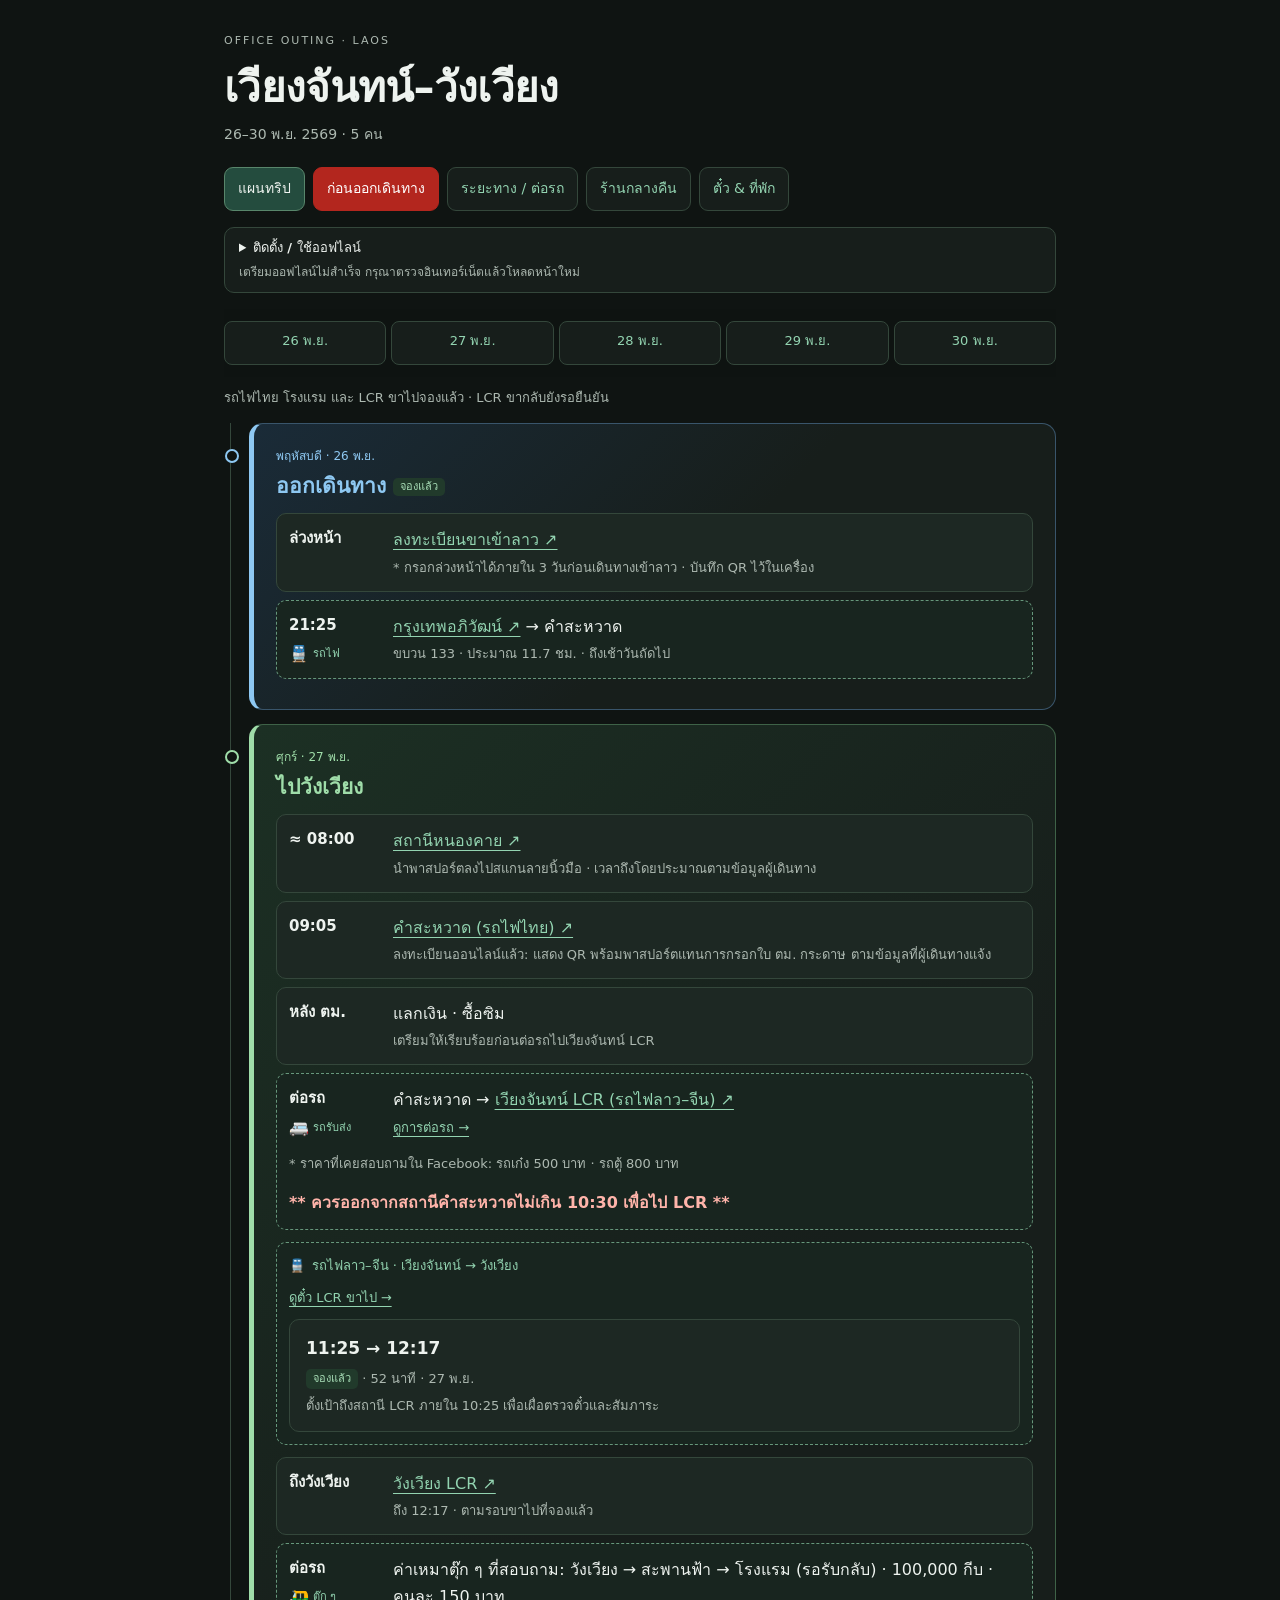
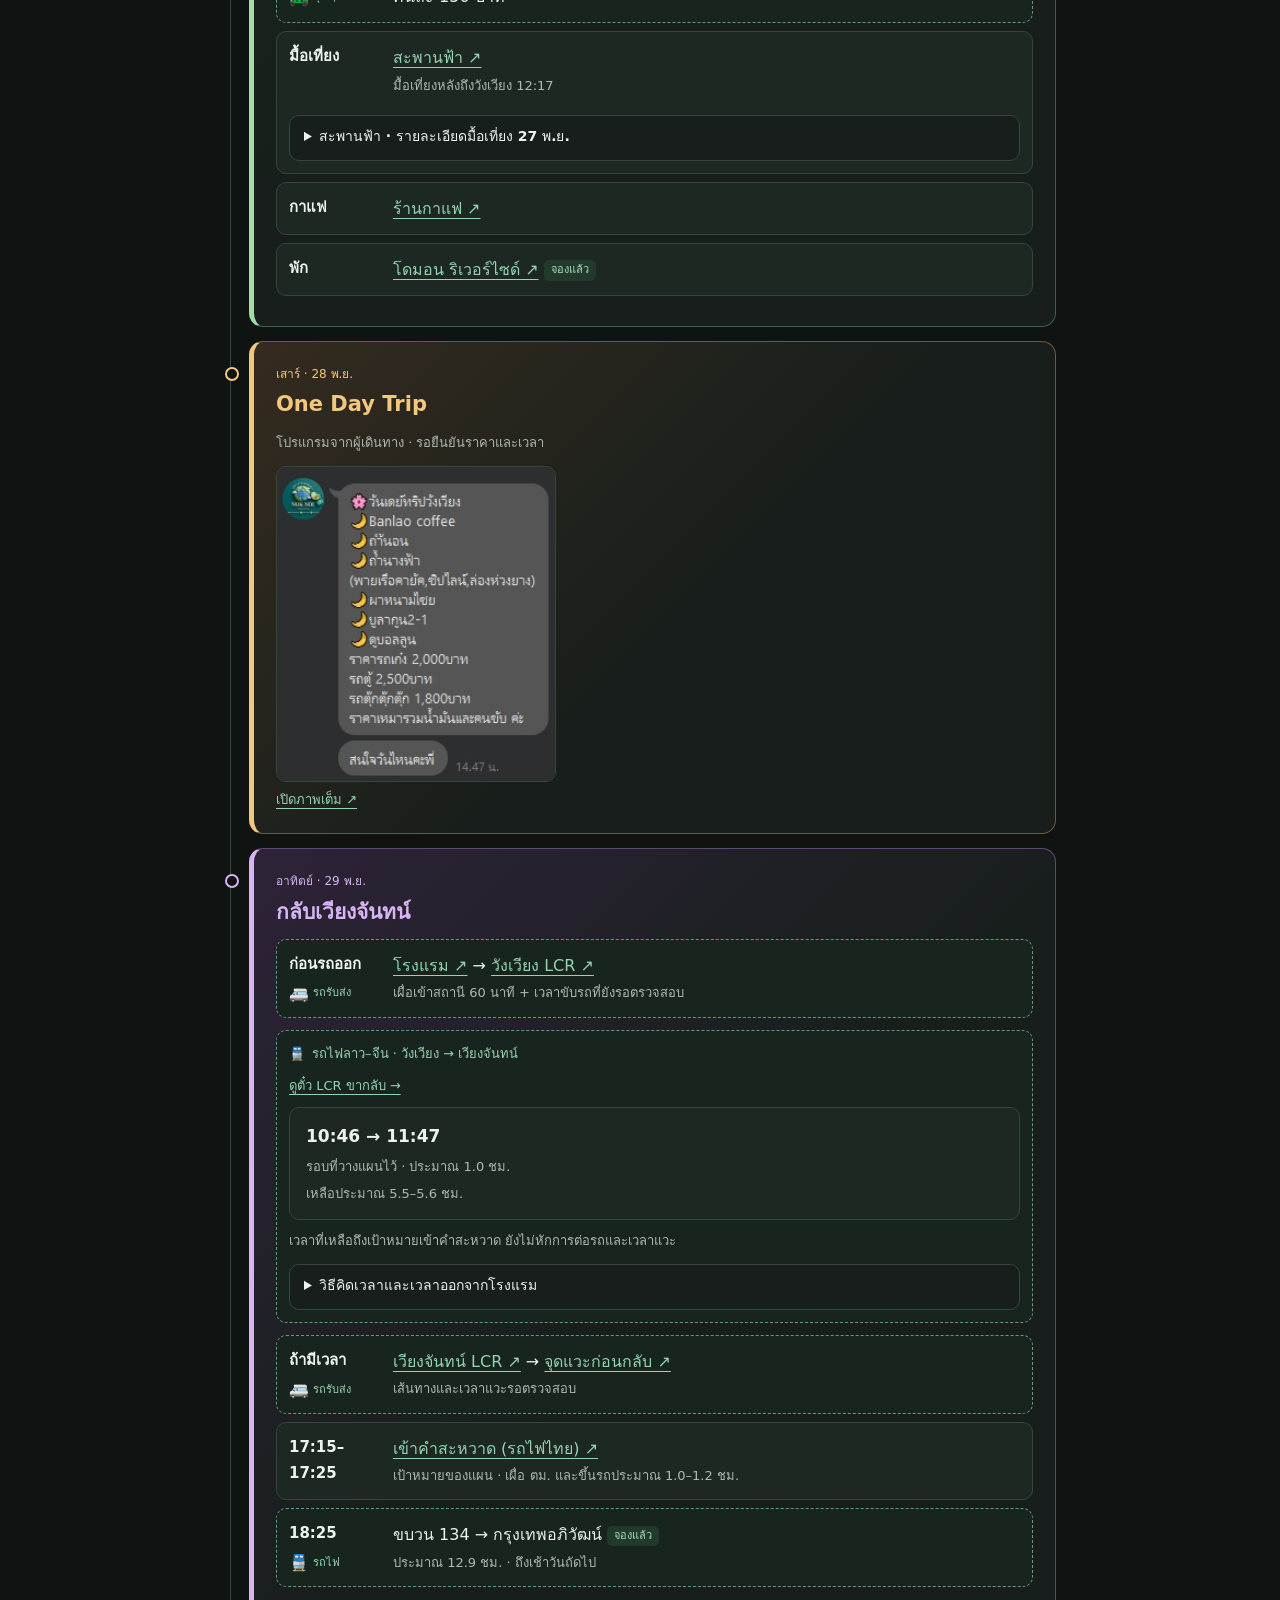
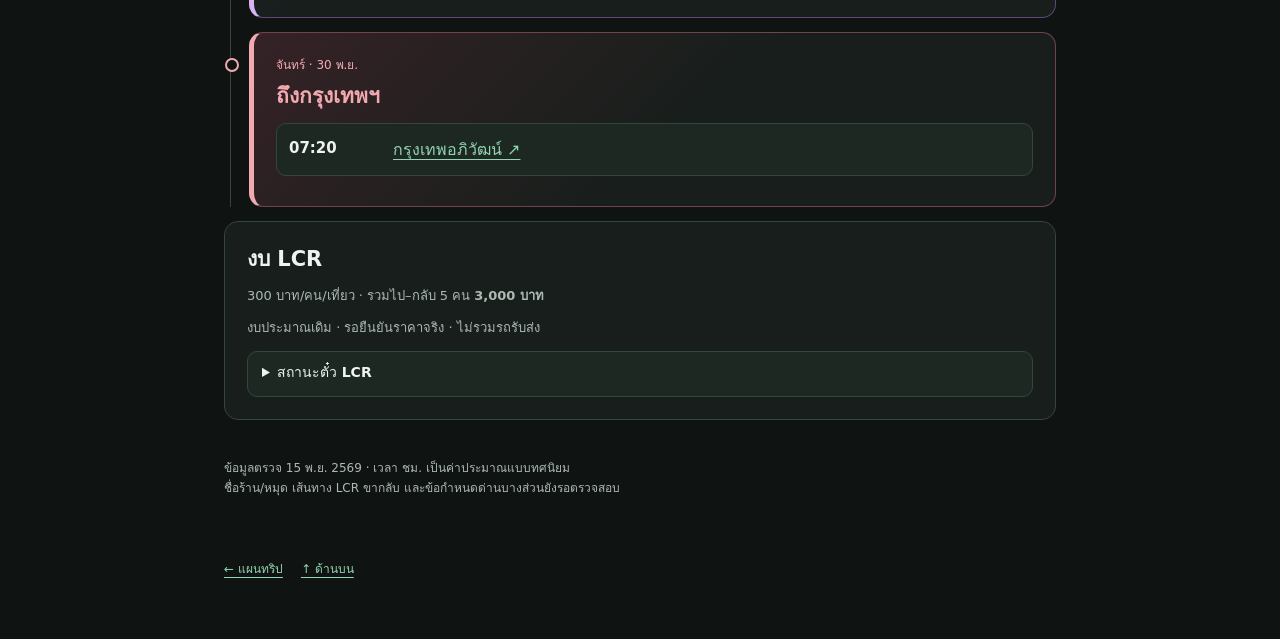
<file: index.html>
<!doctype html>
<html lang="th"><head><meta charset="utf-8"><meta name="viewport" content="width=device-width,initial-scale=1"><meta name="theme-color" content="#0f1412"><title>เวียงจันทน์–วังเวียง · Office Outing</title><style>
:root{color-scheme:dark;--ink:#eef3ef;--muted:#adb9b1;--line:#34473b;--green:#93d4b1;--paper:#171e1b;--soft:#1d2823;--red:#b3261e}*{box-sizing:border-box}html{scroll-behavior:smooth;scroll-padding-top:82px}body{margin:0;background:#0f1412;color:var(--ink);font:16px/1.7 system-ui,-apple-system,"Segoe UI",sans-serif}main{max-width:880px;margin:auto;padding:32px 24px 24px}h1,h2,h3,h4,p,figure{margin:0}h1{font-size:clamp(27px,5vw,42px);line-height:1.3;letter-spacing:-.7px;font-weight:700}h2{font-size:21px;line-height:1.45}h3{font-size:17px}h4{font-size:14px;font-weight:600}a{color:var(--green);text-underline-offset:4px;overflow-wrap:anywhere}a:hover{text-decoration-thickness:2px}a:focus-visible,summary:focus-visible{outline:3px solid #e8cc91;outline-offset:4px}.eyebrow{font-size:11px;letter-spacing:2px;color:var(--muted);margin-bottom:10px}.hero>p:last-of-type{color:var(--muted);font-size:14px;margin-top:8px}.page-menu,.doc-shortcuts{display:flex;flex-wrap:wrap;gap:8px;margin-top:20px}.page-menu a,.doc-shortcuts a{display:inline-flex;align-items:center;min-height:44px;padding:8px 13px;border:1px solid var(--line);border-radius:9px;background:var(--paper);text-decoration:none;font-size:14px}.page-menu a[aria-current="page"]{background:#244c3e;border-color:#58866b;color:var(--ink)}.page-menu a.preparation,.doc-shortcuts a.before-shortcut{background:var(--red);border-color:var(--red);color:white}.page-menu a:hover,.doc-shortcuts a:hover{filter:brightness(.95)}.nav{display:flex;gap:5px;position:sticky;top:0;z-index:3;background:#0f1412f5;padding:12px 0;margin:12px 0 0}.nav a{flex:1;text-align:center;font-size:13px;text-decoration:none;padding:8px 3px;border:1px solid var(--line);border-radius:8px;background:var(--paper);min-height:44px}.nav a:hover{border-color:var(--green)}.station-note{border:1px solid var(--line);border-left:3px solid var(--green);border-radius:10px;background:var(--paper);padding:13px 15px;margin:18px 0;font-size:14px}.station-note p+p{margin-top:4px}.intro,.sub,.note{font-size:13px;color:var(--muted)}.note{margin:10px 0 0}.timeline{margin-top:8px}.day{padding:22px;border:1px solid var(--line);border-radius:14px;background:var(--paper);margin:14px 0;scroll-margin-top:80px}.date{font-size:12px;color:var(--muted);margin-bottom:5px}.day h2{margin-bottom:12px}.events{list-style:none;margin:0;padding:0}.events>li{display:grid;grid-template-columns:90px minmax(0,1fr);gap:14px;padding:12px;border:1px solid var(--line);border-radius:10px;background:var(--soft);margin:8px 0}.time{font-size:15px;font-weight:650;font-variant-numeric:tabular-nums}.sub{display:block;margin-top:3px}.badge{display:inline-block;font-size:11px;color:#e8cc91;background:#3c3220;padding:1px 7px;border-radius:5px;vertical-align:middle;font-weight:500}.booked{background:#213a2b;color:#a9dfb8}.risk{color:#ffb4aa;background:#422923}.options,.return-options{display:grid;grid-template-columns:repeat(2,minmax(0,1fr));gap:8px;margin:12px 0;background:transparent}.return-options{grid-template-columns:repeat(3,minmax(0,1fr))}.option{padding:14px 16px;border:1px solid var(--line);border-radius:10px;background:var(--soft)}.option strong{display:block;font-size:17px;font-variant-numeric:tabular-nums}.option p{font-size:13px;color:var(--muted);margin-top:5px}.option .alert{color:#ffb4aa}.option .good{color:var(--green)}details{margin-top:12px;border:1px solid var(--line);border-radius:10px;background:var(--soft);padding:0 14px}details[open]{padding-bottom:14px}summary{cursor:pointer;min-height:44px;display:list-item;padding:9px 0;font-size:14px;font-weight:550}details[open]>summary{margin-bottom:8px}details p+p{margin-top:10px}details p,.checklist,.source-list{font-size:14px}.checklist,.source-list{padding-left:20px;margin:0}.checklist li,.source-list li{margin:10px 0}.fold{margin-top:14px}.trip-figure{margin-top:12px}.trip-figure img{display:block;width:100%;max-width:280px;height:auto;border:1px solid var(--line);border-radius:10px}.trip-figure figcaption{font-size:13px;margin-top:7px}.section-block{padding:22px;border:1px solid var(--line);border-radius:14px;background:var(--paper);margin:14px 0}.document-grid{display:grid;grid-template-columns:repeat(auto-fit,minmax(min(100%,135px),1fr));gap:7px;padding:0;margin:8px 0 16px;list-style:none}.document-grid a{display:flex;align-items:center;min-height:44px;padding:8px 11px;background:var(--paper);border:1px solid var(--line);border-radius:7px;text-decoration:none;font-size:14px}.document-grid a:hover{text-decoration:underline}.document-direction{margin-top:12px}.prep-list{list-style:none;padding:0;margin:20px 0 0}.prep-list>li{padding:18px;border:1px solid var(--line);border-radius:12px;background:var(--paper);margin:12px 0}.prep-list h2{font-size:18px;margin-bottom:5px}.prep-list p{font-size:14px;color:var(--muted)}.route-list{margin-top:16px}.leg{padding:0;border:1px solid var(--line);border-radius:12px;background:var(--paper);margin:10px 0}.leg[open]{padding-bottom:0}.leg>summary{padding:15px 16px;font-size:15px}.leg>summary small{display:block;font-size:12px;font-weight:400;color:var(--muted);margin:4px 0 0 18px}.leg>p,.leg>.measure{margin:8px 16px 12px;font-size:14px}.measure{display:block;color:#e8cc91}.leg>a{display:inline-block;margin:0 0 14px 16px;font-size:14px}.page-footer,footer{font-size:12px;color:var(--muted);padding:24px 0}.page-footer{display:flex;flex-wrap:wrap;gap:18px}.page-footer a{display:inline-flex;align-items:center;min-height:44px}.back{font-size:13px;display:inline-block;margin-top:12px}@media(max-width:600px){main{padding:24px 18px 16px}.day,.section-block{padding:16px}.events>li{grid-template-columns:70px minmax(0,1fr);gap:8px;padding:10px}.options,.return-options{grid-template-columns:1fr}.option{padding:12px 14px}.nav a{font-size:12px}.page-menu,.doc-shortcuts{gap:6px}.page-menu a,.doc-shortcuts a{font-size:13px;padding:8px 10px}}@media(prefers-reduced-motion:reduce){html{scroll-behavior:auto}}@media print{:root{color-scheme:light;--ink:#243c34;--muted:#53645b;--line:#bdcabe;--green:#245443;--paper:white;--soft:#f2f6f2}body{background:white}.option .alert{color:#9e3027}.measure{color:#75501e}.nav{position:static}.day{break-inside:avoid}.page-menu,.doc-shortcuts,.page-footer{display:none}}

/* Journey markers and chronological stops on the main timeline. */
.timeline{position:relative;margin-left:6px;padding-left:18px;border-left:1px solid var(--line)}
.day{position:relative}
.day{border-color:var(--day-border);border-left:5px solid var(--day-accent);background:linear-gradient(135deg,var(--day-tint),var(--paper) 55%)}
.day .date,.day h2{color:var(--day-accent)}
.day::before{content:"";position:absolute;left:-29px;top:25px;width:10px;height:10px;border:2px solid var(--day-accent);border-radius:50%;background:#0f1412}
#out{--day-accent:#8ec8f2;--day-border:#39556b;--day-tint:#1a2b38}
#day1{--day-accent:#9fdda9;--day-border:#3e6247;--day-tint:#1c3024}
#day2{--day-accent:#f2c77e;--day-border:#70583a;--day-tint:#352b1f}
#day3{--day-accent:#d7b4f4;--day-border:#604876;--day-tint:#2d2338}
#home{--day-accent:#f2aab0;--day-border:#71434b;--day-tint:#352226}
.events>li.travel{border-style:dashed;border-color:#66977b;background:#18251f}
.transport-mode{display:flex;align-items:center;gap:4px;margin-top:5px;color:var(--green);font-size:11px;font-weight:400}
.transport-mode span{font-size:16px;line-height:1.4}
.journey{margin:12px 0;padding:12px;border:1px dashed #66977b;border-radius:10px;background:#18251f}
.journey-label{display:flex;align-items:center;gap:7px;font-size:13px;color:var(--green)}
.journey>.options,.journey>.return-options{margin:10px 0 0}
.journey>details{background:var(--paper)}
.events>li>.lunch-details{grid-column:1/-1;min-width:0;margin-top:4px;background:var(--paper)}
@media(max-width:380px){.events>li{grid-template-columns:62px minmax(0,1fr)}.journey{padding:10px}.journey-label{align-items:flex-start}.transport-mode{font-size:10px}}
@media print{.events>li.travel,.journey{background:var(--soft);border-color:var(--green)}.day{background:white}.day::before{background:white}}
.options.booked-departure{grid-template-columns:1fr}
.return-options.single-return{grid-template-columns:1fr}
</style><link rel="manifest" href="manifest.webmanifest"><link rel="apple-touch-icon" href="icons/icon-192.png"><meta name="apple-mobile-web-app-capable" content="yes"><meta name="apple-mobile-web-app-status-bar-style" content="black-translucent"><link rel="stylesheet" href="pwa.css"><script src="pwa.js" defer></script></head><body><main id="top"><header class="hero"><p class="eyebrow">OFFICE OUTING · LAOS</p><h1>เวียงจันทน์–วังเวียง</h1><p>26–30 พ.ย. 2569 · 5 คน</p></header><nav class="page-menu" aria-label="เมนูหน้าทริป"><a href="index.html" aria-current="page">แผนทริป</a><a href="before-departure.html" class="preparation">ก่อนออกเดินทาง</a><a href="transfers.html">ระยะทาง / ต่อรถ</a><a href="night.html">ร้านกลางคืน</a><a href="tickets.html">ตั๋ว &amp; ที่พัก</a></nav><nav class="nav" aria-label="ข้ามไปวันที่"><a href="#out">26 พ.ย.</a><a href="#day1">27 พ.ย.</a><a href="#day2">28 พ.ย.</a><a href="#day3">29 พ.ย.</a><a href="#home">30 พ.ย.</a></nav><p class="note">รถไฟไทย โรงแรม และ LCR ขาไปจองแล้ว · LCR ขากลับยังรอยืนยัน</p><div class="timeline"><article class="day" id="out"><div class="date">พฤหัสบดี · 26 พ.ย.</div><h2>ออกเดินทาง <span class="badge booked">จองแล้ว</span></h2><ul class="events"><li class="arrival-registration"><div class="time">ล่วงหน้า</div><div><a href="https://immigration.gov.la/en/registration/arrival/arrival-info" target="_blank" rel="noopener">ลงทะเบียนขาเข้าลาว ↗</a><span class="sub">* กรอกล่วงหน้าได้ภายใน 3 วันก่อนเดินทางเข้าลาว · บันทึก QR ไว้ในเครื่อง</span></div></li><li class="travel travel-rail"><div class="time">21:25<span class="transport-mode"><span aria-hidden="true">🚆</span> รถไฟ</span></div><div><a href="https://www.google.com/maps/search/?api=1&amp;query=Krung+Thep+Aphiwat+Central+Terminal" target="_blank" rel="noopener">กรุงเทพอภิวัฒน์ ↗</a> → คำสะหวาด<span class="sub">ขบวน 133 · ประมาณ 11.7 ชม. · ถึงเช้าวันถัดไป</span></div></li></ul></article><article class="day" id="day1"><div class="date">ศุกร์ · 27 พ.ย.</div><h2>ไปวังเวียง</h2><ul class="events"><li class="nongkhai-immigration"><div class="time">≈ 08:00</div><div><a href="https://www.google.com/maps/search/?api=1&amp;query=Nong+Khai+Railway+Station" target="_blank" rel="noopener">สถานีหนองคาย ↗</a><span class="sub">นำพาสปอร์ตลงไปสแกนลายนิ้วมือ · เวลาถึงโดยประมาณตามข้อมูลผู้เดินทาง</span></div></li><li><div class="time">09:05</div><div><a href="https://www.google.com/maps/search/?api=1&amp;query=Khamsavath+Railway+Station+Laos" target="_blank" rel="noopener">คำสะหวาด (รถไฟไทย) ↗</a><span class="sub">ลงทะเบียนออนไลน์แล้ว: แสดง QR พร้อมพาสปอร์ตแทนการกรอกใบ ตม. กระดาษ ตามข้อมูลที่ผู้เดินทางแจ้ง</span></div></li><li class="after-immigration"><div class="time">หลัง ตม.</div><div>แลกเงิน · ซื้อซิม<span class="sub">เตรียมให้เรียบร้อยก่อนต่อรถไปเวียงจันทน์ LCR</span></div></li><li class="travel travel-road"><div class="time">ต่อรถ<span class="transport-mode"><span aria-hidden="true">🚐</span> รถรับส่ง</span></div><div>คำสะหวาด → <a href="https://www.google.com/maps/search/?api=1&amp;query=Vientiane+Railway+Station+Laos+China+Railway" target="_blank" rel="noopener">เวียงจันทน์ LCR (รถไฟลาว–จีน) ↗</a><span class="sub"><a href="transfers.html">ดูการต่อรถ →</a></span></div><p class="note transfer-price-note" style="grid-column:1/-1;margin-top:0">* ราคาที่เคยสอบถามใน Facebook: รถเก๋ง 500 บาท · รถตู้ 800 บาท</p><div class="transfer-deadline" style="grid-column:1/-1"><strong style="color:#ffb4aa">** ควรออกจากสถานีคำสะหวาดไม่เกิน 10:30 เพื่อไป LCR **</strong></div></li></ul><div class="journey journey-rail"><p class="journey-label"><span aria-hidden="true">🚆</span> รถไฟลาว–จีน · เวียงจันทน์ → วังเวียง</p>
<p class="note"><a href="tickets.html#lcr-outbound-tickets">ดูตั๋ว LCR ขาไป →</a></p><div class="options booked-departure"><div class="option"><strong>11:25 → 12:17</strong><p><span class="badge booked">จองแล้ว</span> · 52 นาที · 27 พ.ย.</p><p>ตั้งเป้าถึงสถานี LCR ภายใน 10:25 เพื่อเผื่อตรวจตั๋วและสัมภาระ</p></div></div></div><ul class="events"><li><div class="time">ถึงวังเวียง</div><div><a href="https://www.google.com/maps/search/?api=1&amp;query=Vang+Vieng+Railway+Station+Laos+China+Railway" target="_blank" rel="noopener">วังเวียง LCR ↗</a><span class="sub">ถึง 12:17 · ตามรอบขาไปที่จองแล้ว</span></div></li><li class="travel travel-road tuktuk-fare-note"><div class="time">ต่อรถ<span class="transport-mode"><span aria-hidden="true">🛺</span> ตุ๊ก ๆ</span></div><div>ค่าเหมาตุ๊ก ๆ ที่สอบถาม: วังเวียง → สะพานฟ้า → โรงแรม (รอรับกลับ) · 100,000 กีบ · คนละ 150 บาท</div></li><li><div class="time">มื้อเที่ยง</div><div><a href="https://maps.app.goo.gl/JBEPb3dAvRWLroWE6" target="_blank" rel="noopener">สะพานฟ้า ↗</a><span class="sub">มื้อเที่ยงหลังถึงวังเวียง 12:17</span></div><details class="lunch-details"><summary>สะพานฟ้า · รายละเอียดมื้อเที่ยง 27 พ.ย.</summary><ul class="checklist"><li><strong>บรรยากาศ:</strong> สะพานสีฟ้าข้ามแม่น้ำซอง เป็นจุดพักชมวิวริมน้ำและถ่ายรูปในวังเวียง</li><li><strong>บริเวณโดยรอบ:</strong> มีร้านอาหาร ทางไปถ้ำนางฟ้า และจุดพายคายัค ตามข้อมูลท่องเที่ยวของพื้นที่</li><li><strong>แผนมื้อเที่ยง:</strong> สำหรับ 5 คน หลังถึงวังเวียง 12:17 ให้ต่อรถมารับประทานอาหารบริเวณสะพานฟ้า เผื่อกินข้าว 45–60 นาที และถ่ายรูป 15–20 นาที เป็นเวลาเผื่อของแผน</li><li><strong>ยังต้องยืนยัน:</strong> ร้านที่ตรงกับหมุดเดิม เมนู ราคา เวลาเปิด และโต๊ะสำหรับ 5 คน ชื่อ “สะพานฟ้า” อ้างอิงจากผู้เดินทาง ส่วนข้อมูลที่ค้นพบอธิบายบริเวณสะพาน ยังยืนยันร้านเฉพาะไม่ได้</li></ul><p class="intro">อ้างอิงบริเวณสะพาน: <a href="https://www.tourismlaos.org/2021/06/29/blue-bridge-remains-free-of-charge-in-vang-vieng/" target="_blank" rel="noopener">Tourism Laos</a> · <a href="https://th.trip.com/blog/laos-vangvieng2022" target="_blank" rel="noopener">บันทึกเที่ยวสะพานฟ้าและบริเวณรอบ ๆ</a> · ตรวจ 15 พ.ย. 2569 · <a href="https://maps.app.goo.gl/JBEPb3dAvRWLroWE6" target="_blank" rel="noopener">Maps เดิม ↗</a></p></details></li><li class="stop coffee-stop"><div class="time">กาแฟ</div><div><a href="https://maps.app.goo.gl/HmepEbTSQ1Gyp76dA" target="_blank" rel="noopener">ร้านกาแฟ ↗</a></div></li><li><div class="time">พัก</div><div><a href="https://maps.app.goo.gl/P9p49Mgq6wnHaMeUA" target="_blank" rel="noopener">โดมอน ริเวอร์ไซด์ ↗</a> <span class="badge booked">จองแล้ว</span></div></li></ul></article><article class="day" id="day2"><div class="date">เสาร์ · 28 พ.ย.</div><h2>One Day Trip</h2><p class="intro">โปรแกรมจากผู้เดินทาง · รอยืนยันราคาและเวลา</p><figure class="trip-figure"><a href="source/one%20day%20trip.jpg" target="_blank" rel="noopener" aria-label="เปิดภาพ One Day Trip ขนาดเต็ม"><img src="source/one%20day%20trip.jpg" alt="โปรแกรม One Day Trip วังเวียงที่ผู้เดินทางแนบ" loading="lazy" decoding="async"></a><figcaption><a href="source/one%20day%20trip.jpg" target="_blank" rel="noopener">เปิดภาพเต็ม ↗</a></figcaption></figure></article><article class="day" id="day3"><div class="date">อาทิตย์ · 29 พ.ย.</div><h2>กลับเวียงจันทน์</h2><ul class="events"><li class="travel travel-road"><div class="time">ก่อนรถออก<span class="transport-mode"><span aria-hidden="true">🚐</span> รถรับส่ง</span></div><div><a href="https://maps.app.goo.gl/P9p49Mgq6wnHaMeUA" target="_blank" rel="noopener">โรงแรม ↗</a> → <a href="https://www.google.com/maps/search/?api=1&amp;query=Vang+Vieng+Railway+Station+Laos+China+Railway" target="_blank" rel="noopener">วังเวียง LCR ↗</a><span class="sub">เผื่อเข้าสถานี 60 นาที + เวลาขับรถที่ยังรอตรวจสอบ</span></div></li></ul><div class="journey journey-rail"><p class="journey-label"><span aria-hidden="true">🚆</span> รถไฟลาว–จีน · วังเวียง → เวียงจันทน์</p>
<p class="note"><a href="tickets.html#lcr-return-tickets">ดูตั๋ว LCR ขากลับ →</a></p><div class="return-options single-return"><div class="option"><strong>10:46 → 11:47</strong><p>รอบที่วางแผนไว้ · ประมาณ 1.0 ชม.</p><p>เหลือประมาณ 5.5–5.6 ชม.</p></div></div><p class="note">เวลาที่เหลือถึงเป้าหมายเข้าคำสะหวาด ยังไม่หักการต่อรถและเวลาแวะ</p><details><summary>วิธีคิดเวลาและเวลาออกจากโรงแรม</summary><p>17:15–17:25 ลบเวลาถึงเวียงจันทน์ LCR = เวลารวมด้านบน ยังไม่หักการออกจากสถานีและการเดินทาง</p><p>หากกันเวลาออกจาก LCR 15 นาทีและเผื่อรถติด/ล่าช้าอีก 30 นาที จะเหลือสำหรับ <strong>ขับรถสองช่วง + เวลาที่จุดแวะ</strong> ประมาณ 4.7–4.9 ชม. เป็นงบเวลาของแผน ไม่ใช่เวลาขับรถที่ยืนยันแล้ว</p><p>ถ้าต้องการถึงคำสะหวาดไม่เกิน 17:15: ออกจากจุดแวะไม่เกิน 17:15 ลบเวลาขับรถช่วงสุดท้าย ลบเวลาเผื่อรถติดที่ยังไม่ได้ใช้ หากคำนวณไม่ได้ให้ตัดจุดแวะ</p><p>ออกโรงแรม = เวลารถ LCR ออก − 60 นาทีตรวจตั๋ว/สัมภาระ − นาทีขับรถโรงแรมถึงสถานี รอบ 10:46 ต้องถึงสถานีไม่เกิน 09:46 เวลาขับรถยังรอตรวจสอบ</p></details></div><ul class="events"><li class="travel travel-road"><div class="time">ถ้ามีเวลา<span class="transport-mode"><span aria-hidden="true">🚐</span> รถรับส่ง</span></div><div><a href="https://www.google.com/maps/search/?api=1&amp;query=Vientiane+Railway+Station+Laos+China+Railway" target="_blank" rel="noopener">เวียงจันทน์ LCR ↗</a> → <a href="https://maps.app.goo.gl/s8tS7dhnJrx52uAw9" target="_blank" rel="noopener">จุดแวะก่อนกลับ ↗</a><span class="sub">เส้นทางและเวลาแวะรอตรวจสอบ</span></div></li><li><div class="time">17:15–<br>17:25</div><div><a href="https://www.google.com/maps/search/?api=1&amp;query=Khamsavath+Railway+Station+Laos" target="_blank" rel="noopener">เข้าคำสะหวาด (รถไฟไทย) ↗</a><span class="sub">เป้าหมายของแผน · เผื่อ ตม. และขึ้นรถประมาณ 1.0–1.2 ชม.</span></div></li><li class="travel travel-rail"><div class="time">18:25<span class="transport-mode"><span aria-hidden="true">🚆</span> รถไฟ</span></div><div>ขบวน 134 → กรุงเทพอภิวัฒน์ <span class="badge booked">จองแล้ว</span><span class="sub">ประมาณ 12.9 ชม. · ถึงเช้าวันถัดไป</span></div></li></ul></article><article class="day" id="home"><div class="date">จันทร์ · 30 พ.ย.</div><h2>ถึงกรุงเทพฯ</h2><ul class="events"><li><div class="time">07:20</div><div><a href="https://www.google.com/maps/search/?api=1&amp;query=Krung+Thep+Aphiwat+Central+Terminal" target="_blank" rel="noopener">กรุงเทพอภิวัฒน์ ↗</a></div></li></ul></article></div><section class="section-block"><h2>งบ LCR</h2><p class="note">300 บาท/คน/เที่ยว · รวมไป–กลับ 5 คน <strong>3,000 บาท</strong></p><p class="note">งบประมาณเดิม · รอยืนยันราคาจริง · ไม่รวมรถรับส่ง</p><details><summary>สถานะตั๋ว LCR</summary><p>ขาไป 27 พ.ย. เวียงจันทน์ → วังเวียง 11:25–12:17 จองแล้วตามข้อมูลผู้เดินทาง ดูตั๋วทั้ง 5 คนได้ที่ <a href="tickets.html#lcr-outbound-tickets">หน้าตั๋ว &amp; ที่พัก</a></p><p>ขากลับ 29 พ.ย. ยังเป็นรอบที่วางแผนไว้ ต้องยืนยันเลขขบวน ที่นั่ง และราคาจริงผ่าน <a href="https://play.google.com/store/apps/details?id=com.cars.laosticket" target="_blank" rel="noopener">LCR Ticket</a> งบ 300 บาท/คน/เที่ยวยังคงเป็นงบประมาณเดิม</p><p><a href="https://kpl.gov.la/EN/detail.aspx?id=71839" target="_blank" rel="noopener">ข้อมูลการจองผ่านแอปจาก KPL (2023)</a> เป็นข้อมูลเก่า ให้ยึดข้อกำหนดปัจจุบันในแอป</p></details></section><footer>ข้อมูลตรวจ 15 พ.ย. 2569 · เวลา ชม. เป็นค่าประมาณแบบทศนิยม<br>ชื่อร้าน/หมุด เส้นทาง LCR ขากลับ และข้อกำหนดด่านบางส่วนยังรอตรวจสอบ</footer><div class="page-footer"><a href="index.html">← แผนทริป</a><a href="#top">↑ ด้านบน</a></div></main></body></html>
</file>
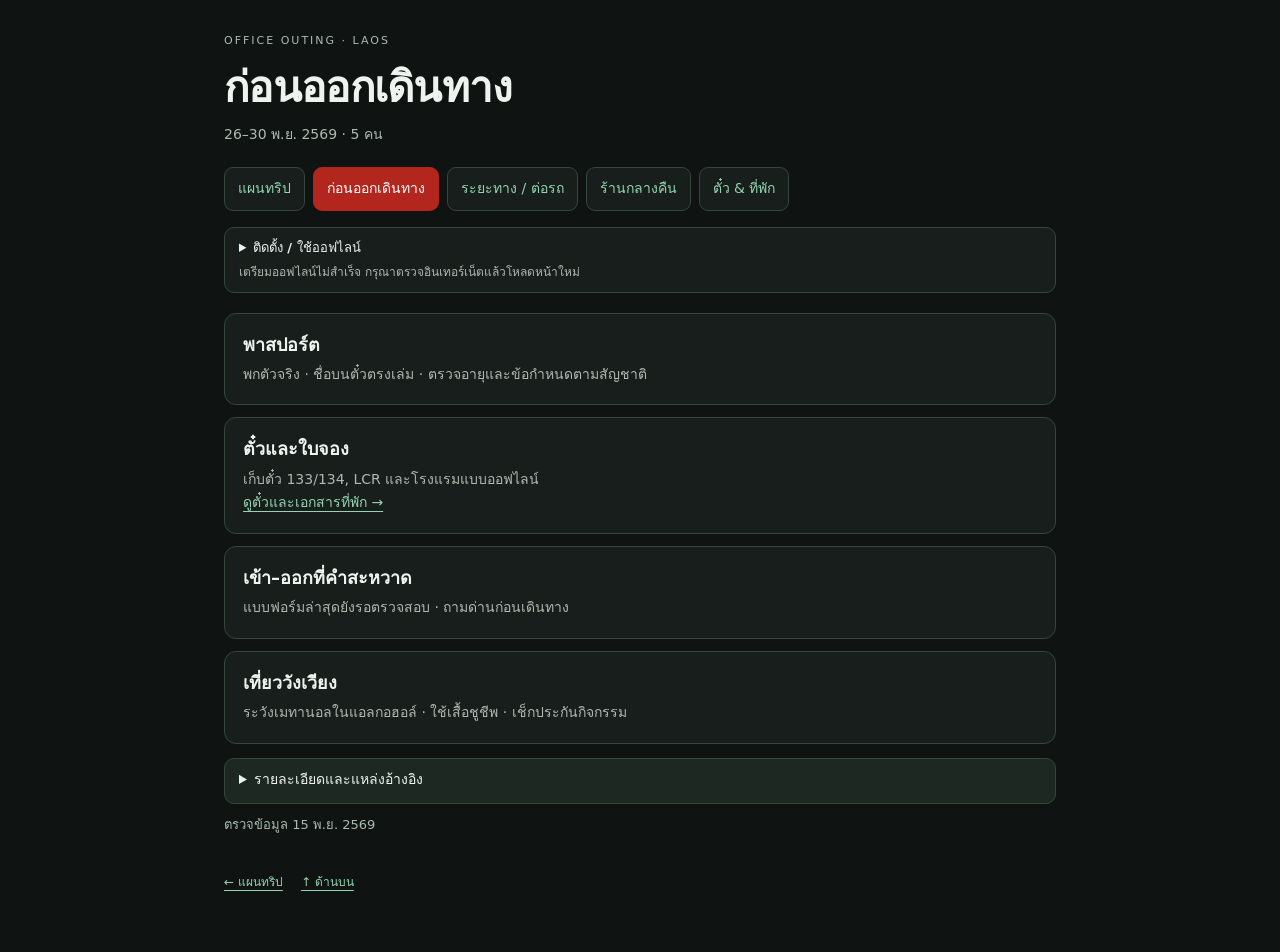
<file: before-departure.html>
<!doctype html>
<html lang="th"><head><meta charset="utf-8"><meta name="viewport" content="width=device-width,initial-scale=1"><meta name="theme-color" content="#0f1412"><title>ก่อนออกเดินทาง · Office Outing</title><style>
:root{color-scheme:dark;--ink:#eef3ef;--muted:#adb9b1;--line:#34473b;--green:#93d4b1;--paper:#171e1b;--soft:#1d2823;--red:#b3261e}*{box-sizing:border-box}html{scroll-behavior:smooth;scroll-padding-top:82px}body{margin:0;background:#0f1412;color:var(--ink);font:16px/1.7 system-ui,-apple-system,"Segoe UI",sans-serif}main{max-width:880px;margin:auto;padding:32px 24px 24px}h1,h2,h3,h4,p,figure{margin:0}h1{font-size:clamp(27px,5vw,42px);line-height:1.3;letter-spacing:-.7px;font-weight:700}h2{font-size:21px;line-height:1.45}h3{font-size:17px}h4{font-size:14px;font-weight:600}a{color:var(--green);text-underline-offset:4px;overflow-wrap:anywhere}a:hover{text-decoration-thickness:2px}a:focus-visible,summary:focus-visible{outline:3px solid #e8cc91;outline-offset:4px}.eyebrow{font-size:11px;letter-spacing:2px;color:var(--muted);margin-bottom:10px}.hero>p:last-of-type{color:var(--muted);font-size:14px;margin-top:8px}.page-menu,.doc-shortcuts{display:flex;flex-wrap:wrap;gap:8px;margin-top:20px}.page-menu a,.doc-shortcuts a{display:inline-flex;align-items:center;min-height:44px;padding:8px 13px;border:1px solid var(--line);border-radius:9px;background:var(--paper);text-decoration:none;font-size:14px}.page-menu a[aria-current="page"]{background:#244c3e;border-color:#58866b;color:var(--ink)}.page-menu a.preparation,.doc-shortcuts a.before-shortcut{background:var(--red);border-color:var(--red);color:white}.page-menu a:hover,.doc-shortcuts a:hover{filter:brightness(.95)}.nav{display:flex;gap:5px;position:sticky;top:0;z-index:3;background:#0f1412f5;padding:12px 0;margin:12px 0 0}.nav a{flex:1;text-align:center;font-size:13px;text-decoration:none;padding:8px 3px;border:1px solid var(--line);border-radius:8px;background:var(--paper);min-height:44px}.nav a:hover{border-color:var(--green)}.station-note{border:1px solid var(--line);border-left:3px solid var(--green);border-radius:10px;background:var(--paper);padding:13px 15px;margin:18px 0;font-size:14px}.station-note p+p{margin-top:4px}.intro,.sub,.note{font-size:13px;color:var(--muted)}.note{margin:10px 0 0}.timeline{margin-top:8px}.day{padding:22px;border:1px solid var(--line);border-radius:14px;background:var(--paper);margin:14px 0;scroll-margin-top:80px}.date{font-size:12px;color:var(--muted);margin-bottom:5px}.day h2{margin-bottom:12px}.events{list-style:none;margin:0;padding:0}.events>li{display:grid;grid-template-columns:90px minmax(0,1fr);gap:14px;padding:12px;border:1px solid var(--line);border-radius:10px;background:var(--soft);margin:8px 0}.time{font-size:15px;font-weight:650;font-variant-numeric:tabular-nums}.sub{display:block;margin-top:3px}.badge{display:inline-block;font-size:11px;color:#e8cc91;background:#3c3220;padding:1px 7px;border-radius:5px;vertical-align:middle;font-weight:500}.booked{background:#213a2b;color:#a9dfb8}.risk{color:#ffb4aa;background:#422923}.options,.return-options{display:grid;grid-template-columns:repeat(2,minmax(0,1fr));gap:8px;margin:12px 0;background:transparent}.return-options{grid-template-columns:repeat(3,minmax(0,1fr))}.option{padding:14px 16px;border:1px solid var(--line);border-radius:10px;background:var(--soft)}.option strong{display:block;font-size:17px;font-variant-numeric:tabular-nums}.option p{font-size:13px;color:var(--muted);margin-top:5px}.option .alert{color:#ffb4aa}.option .good{color:var(--green)}details{margin-top:12px;border:1px solid var(--line);border-radius:10px;background:var(--soft);padding:0 14px}details[open]{padding-bottom:14px}summary{cursor:pointer;min-height:44px;display:list-item;padding:9px 0;font-size:14px;font-weight:550}details[open]>summary{margin-bottom:8px}details p+p{margin-top:10px}details p,.checklist,.source-list{font-size:14px}.checklist,.source-list{padding-left:20px;margin:0}.checklist li,.source-list li{margin:10px 0}.fold{margin-top:14px}.trip-figure{margin-top:12px}.trip-figure img{display:block;width:100%;max-width:280px;height:auto;border:1px solid var(--line);border-radius:10px}.trip-figure figcaption{font-size:13px;margin-top:7px}.section-block{padding:22px;border:1px solid var(--line);border-radius:14px;background:var(--paper);margin:14px 0}.document-grid{display:grid;grid-template-columns:repeat(auto-fit,minmax(min(100%,135px),1fr));gap:7px;padding:0;margin:8px 0 16px;list-style:none}.document-grid a{display:flex;align-items:center;min-height:44px;padding:8px 11px;background:var(--paper);border:1px solid var(--line);border-radius:7px;text-decoration:none;font-size:14px}.document-grid a:hover{text-decoration:underline}.document-direction{margin-top:12px}.prep-list{list-style:none;padding:0;margin:20px 0 0}.prep-list>li{padding:18px;border:1px solid var(--line);border-radius:12px;background:var(--paper);margin:12px 0}.prep-list h2{font-size:18px;margin-bottom:5px}.prep-list p{font-size:14px;color:var(--muted)}.route-list{margin-top:16px}.leg{padding:0;border:1px solid var(--line);border-radius:12px;background:var(--paper);margin:10px 0}.leg[open]{padding-bottom:0}.leg>summary{padding:15px 16px;font-size:15px}.leg>summary small{display:block;font-size:12px;font-weight:400;color:var(--muted);margin:4px 0 0 18px}.leg>p,.leg>.measure{margin:8px 16px 12px;font-size:14px}.measure{display:block;color:#e8cc91}.leg>a{display:inline-block;margin:0 0 14px 16px;font-size:14px}.page-footer,footer{font-size:12px;color:var(--muted);padding:24px 0}.page-footer{display:flex;flex-wrap:wrap;gap:18px}.page-footer a{display:inline-flex;align-items:center;min-height:44px}.back{font-size:13px;display:inline-block;margin-top:12px}@media(max-width:600px){main{padding:24px 18px 16px}.day,.section-block{padding:16px}.events>li{grid-template-columns:70px minmax(0,1fr);gap:8px;padding:10px}.options,.return-options{grid-template-columns:1fr}.option{padding:12px 14px}.nav a{font-size:12px}.page-menu,.doc-shortcuts{gap:6px}.page-menu a,.doc-shortcuts a{font-size:13px;padding:8px 10px}}@media(prefers-reduced-motion:reduce){html{scroll-behavior:auto}}@media print{:root{color-scheme:light;--ink:#243c34;--muted:#53645b;--line:#bdcabe;--green:#245443;--paper:white;--soft:#f2f6f2}body{background:white}.option .alert{color:#9e3027}.measure{color:#75501e}.nav{position:static}.day{break-inside:avoid}.page-menu,.doc-shortcuts,.page-footer{display:none}}
</style><link rel="manifest" href="manifest.webmanifest"><link rel="apple-touch-icon" href="icons/icon-192.png"><meta name="apple-mobile-web-app-capable" content="yes"><meta name="apple-mobile-web-app-status-bar-style" content="black-translucent"><link rel="stylesheet" href="pwa.css"><script src="pwa.js" defer></script></head><body><main id="top"><header class="hero"><p class="eyebrow">OFFICE OUTING · LAOS</p><h1>ก่อนออกเดินทาง</h1><p>26–30 พ.ย. 2569 · 5 คน</p></header><nav class="page-menu" aria-label="เมนูหน้าทริป"><a href="index.html">แผนทริป</a><a href="before-departure.html" class="preparation" aria-current="page">ก่อนออกเดินทาง</a><a href="transfers.html">ระยะทาง / ต่อรถ</a><a href="night.html">ร้านกลางคืน</a><a href="tickets.html">ตั๋ว &amp; ที่พัก</a></nav><section id="before"><ul class="prep-list"><li><h2>พาสปอร์ต</h2><p>พกตัวจริง · ชื่อบนตั๋วตรงเล่ม · ตรวจอายุและข้อกำหนดตามสัญชาติ</p></li><li><h2>ตั๋วและใบจอง</h2><p>เก็บตั๋ว 133/134, LCR และโรงแรมแบบออฟไลน์</p><p><a href="tickets.html">ดูตั๋วและเอกสารที่พัก →</a></p></li><li><h2>เข้า–ออกที่คำสะหวาด</h2><p>แบบฟอร์มล่าสุดยังรอตรวจสอบ · ถามด่านก่อนเดินทาง</p></li><li><h2>เที่ยววังเวียง</h2><p>ระวังเมทานอลในแอลกอฮอล์ · ใช้เสื้อชูชีพ · เช็กประกันกิจกรรม</p></li></ul><details class="fold"><summary>รายละเอียดและแหล่งอ้างอิง</summary><div><p class="intro">ตรวจข้อมูล 15 พฤศจิกายน 2569 · ตรวจซ้ำก่อนเดินทาง โดยเฉพาะด่านคำสะหวาดและข้อกำหนดสัมภาระ LCR</p><ul class="checklist">
<li><strong>พาสปอร์ต:</strong> พกตัวจริงทั้ง 5 คน ชื่อบนตั๋วต้องตรงเล่ม ตรวจอายุเหลืออย่างน้อย 6 เดือนนับจากวันเข้าลาวและหน้าว่าง เตรียมสำเนาแยกจากตัวจริง แนวทาง <a href="https://www.gov.uk/foreign-travel-advice/laos/entry-requirements" target="_blank" rel="noopener">FCDO</a> ระบุ 6 เดือน/หน้าว่าง 2 หน้าในบริบทพาสปอร์ตอังกฤษ ต้องตรวจข้อกำหนดตามสัญชาติของแต่ละคนกับ ตม. ลาวอีกครั้ง</li>
<li><strong>แบบฟอร์มเข้า–ออกคำสะหวาด: รอตรวจสอบรูปแบบล่าสุด</strong> ประกาศ <a href="https://www.immigration.gov.la/en/news-detail/submit-arrival-or-departure-digital-card" target="_blank" rel="noopener">ตม. ลาว เรื่อง LDIF</a> ที่เข้าถึงได้ระบุสนามบิน 3 แห่งและสะพานมิตรภาพ 1 ยังไม่ระบุด่านรถไฟคำสะหวาด จึงสรุปไม่ได้ว่าที่นี่ใช้ดิจิทัลแทนกระดาษแล้วหรือไม่ ให้สอบถามด่าน/ผู้ให้บริการรถไฟทั้งขาเข้า 27 พ.ย. และขาออก 29 พ.ย. เตรียมปากกา ที่อยู่โรงแรม เลขขบวนและวันเดินทาง ถ้าด่านใช้กระดาษให้รับแบบจากเจ้าหน้าที่ ถ้าให้ใช้ LDIF ให้เข้าผ่านเว็บ ตม. ลาวและเก็บหลักฐานออฟไลน์ ไม่เลือกด่านสะพานแทนด่านรถไฟเอง</li>
<li><strong>ตั๋วและใบจองออฟไลน์:</strong> ดาวน์โหลดตั๋วไทย 133/134 ตั๋ว LCR เมื่อออกจริง และใบจองโดมอน ริเวอร์ไซด์ เตรียม PDF/ภาพที่เห็น QR ชัดและสำเนาพิมพ์ สำรองเบอร์โรงแรม/คนขับ แผนที่ และพาวเวอร์แบงก์ ภาพตั๋วเป็นข้อมูลสำรอง ให้ยึดวิธีตรวจตั๋วที่ผู้ให้บริการกำหนด</li>
<li><strong>วังเวียง:</strong> มีรายงานพิษเมทานอลจากเครื่องดื่มแอลกอฮอล์ รวมถึงสถานประกอบการมีใบอนุญาต อย่าใช้ฉลากหรือกลิ่นเป็นหลักประกัน หลีกเลี่ยงเครื่องดื่มไม่ทราบแหล่งที่มา อย่าวางแก้วทิ้งไว้ หากเลือกกิจกรรมทางน้ำภายหลัง ให้สวมเสื้อชูชีพ ตรวจผู้ให้บริการ สภาพอากาศ และประกันที่ครอบคลุมกิจกรรม อ้างอิง <a href="https://www.gov.uk/foreign-travel-advice/laos/safety-and-security" target="_blank" rel="noopener">FCDO: ความปลอดภัยในลาว</a></li>
</ul><details><summary>แหล่งอ้างอิงและขอบเขตการยืนยัน</summary><ul class="source-list"><li><a href="https://play.google.com/store/apps/details?id=com.cars.laosticket" target="_blank" rel="noopener">Google Play · LCR Ticket โดยผู้ให้บริการ</a> — ยืนยันแอปทางการ ไม่ได้ยืนยันตาราง/ราคาในวันเดินทาง</li><li><a href="https://www.lcrc.ltd" target="_blank" rel="noopener">เว็บไซต์ Laos-China Railway</a> — พยายามตรวจแล้ว แต่ไม่ตอบกลับ</li><li><a href="https://www.immigration.gov.la/en/news-detail/submit-arrival-or-departure-digital-card" target="_blank" rel="noopener">กรมตรวจคนเข้าเมืองลาว · ประกาศ LDIF</a> และ <a href="https://www.immigration.gov.la/en/registration/arrival/arrival-info" target="_blank" rel="noopener">แบบลงทะเบียนเข้าเมือง</a> — พบระบบจริง แต่ยังไม่ยืนยันการใช้กับคำสะหวาด</li><li><a href="https://www.gov.uk/foreign-travel-advice/laos/entry-requirements" target="_blank" rel="noopener">FCDO · ข้อกำหนดเข้าเมือง</a> และ <a href="https://www.gov.uk/foreign-travel-advice/laos/safety-and-security" target="_blank" rel="noopener">ความปลอดภัย</a> — แหล่งรัฐบาลอังกฤษ อ่านข้อควรระวังและตรวจสอบเอกสารตามสัญชาติของตน</li><li>ลิงก์ Maps เดิม 4 จุด — เครื่องมือเว็บเปิดไม่ได้ และระบบหยุดการควบคุมเบราว์เซอร์ จึงยังไม่ยืนยันหมุด ชื่อร้าน ระยะทาง เวลาเปิด หรือเส้นทาง</li></ul></details></div></details><p class="note">ตรวจข้อมูล 15 พ.ย. 2569</p></section><div class="page-footer"><a href="index.html">← แผนทริป</a><a href="#top">↑ ด้านบน</a></div></main></body></html>
</file>
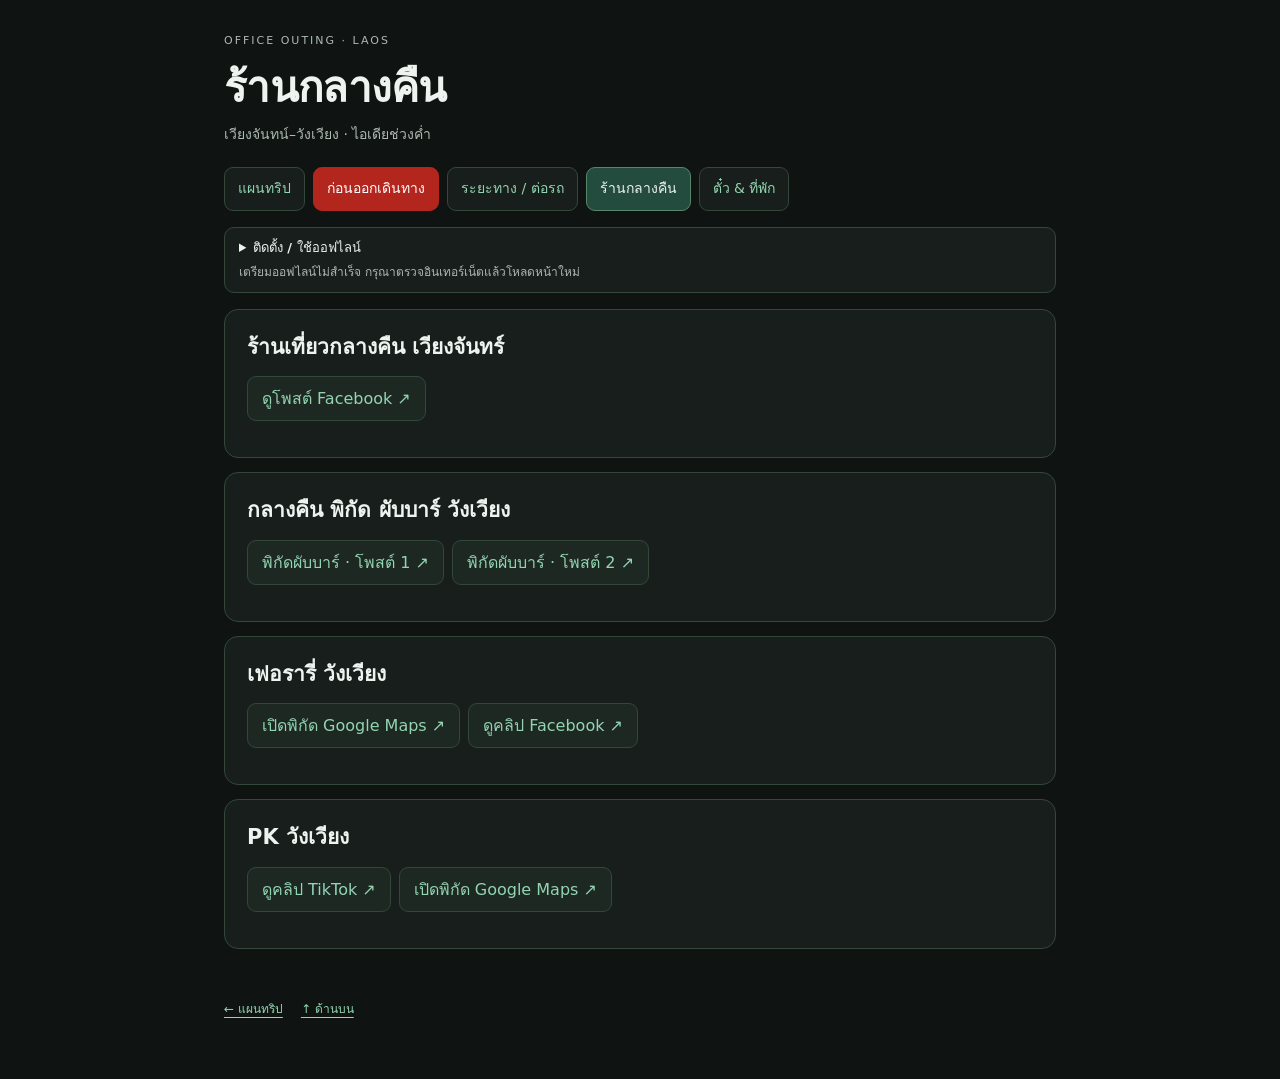
<file: night.html>
<!doctype html>
<html lang="th"><head><meta charset="utf-8"><meta name="viewport" content="width=device-width,initial-scale=1"><meta name="theme-color" content="#0f1412"><title>ร้านกลางคืน · Office Outing</title><style>
:root{color-scheme:dark;--ink:#eef3ef;--muted:#adb9b1;--line:#34473b;--green:#93d4b1;--paper:#171e1b;--soft:#1d2823;--red:#b3261e}*{box-sizing:border-box}html{scroll-behavior:smooth;scroll-padding-top:82px}body{margin:0;background:#0f1412;color:var(--ink);font:16px/1.7 system-ui,-apple-system,"Segoe UI",sans-serif}main{max-width:880px;margin:auto;padding:32px 24px 24px}h1,h2,h3,h4,p,figure{margin:0}h1{font-size:clamp(27px,5vw,42px);line-height:1.3;letter-spacing:-.7px;font-weight:700}h2{font-size:21px;line-height:1.45}h3{font-size:17px}h4{font-size:14px;font-weight:600}a{color:var(--green);text-underline-offset:4px;overflow-wrap:anywhere}a:hover{text-decoration-thickness:2px}a:focus-visible,summary:focus-visible{outline:3px solid #e8cc91;outline-offset:4px}.eyebrow{font-size:11px;letter-spacing:2px;color:var(--muted);margin-bottom:10px}.hero>p:last-of-type{color:var(--muted);font-size:14px;margin-top:8px}.page-menu,.doc-shortcuts{display:flex;flex-wrap:wrap;gap:8px;margin-top:20px}.page-menu a,.doc-shortcuts a{display:inline-flex;align-items:center;min-height:44px;padding:8px 13px;border:1px solid var(--line);border-radius:9px;background:var(--paper);text-decoration:none;font-size:14px}.page-menu a[aria-current="page"]{background:#244c3e;border-color:#58866b;color:var(--ink)}.page-menu a.preparation,.doc-shortcuts a.before-shortcut{background:var(--red);border-color:var(--red);color:white}.page-menu a:hover,.doc-shortcuts a:hover{filter:brightness(.95)}.nav{display:flex;gap:5px;position:sticky;top:0;z-index:3;background:#0f1412f5;padding:12px 0;margin:12px 0 0}.nav a{flex:1;text-align:center;font-size:13px;text-decoration:none;padding:8px 3px;border:1px solid var(--line);border-radius:8px;background:var(--paper);min-height:44px}.nav a:hover{border-color:var(--green)}.station-note{border:1px solid var(--line);border-left:3px solid var(--green);border-radius:10px;background:var(--paper);padding:13px 15px;margin:18px 0;font-size:14px}.station-note p+p{margin-top:4px}.intro,.sub,.note{font-size:13px;color:var(--muted)}.note{margin:10px 0 0}.timeline{margin-top:8px}.day{padding:22px;border:1px solid var(--line);border-radius:14px;background:var(--paper);margin:14px 0;scroll-margin-top:80px}.date{font-size:12px;color:var(--muted);margin-bottom:5px}.day h2{margin-bottom:12px}.events{list-style:none;margin:0;padding:0}.events>li{display:grid;grid-template-columns:90px minmax(0,1fr);gap:14px;padding:12px;border:1px solid var(--line);border-radius:10px;background:var(--soft);margin:8px 0}.time{font-size:15px;font-weight:650;font-variant-numeric:tabular-nums}.sub{display:block;margin-top:3px}.badge{display:inline-block;font-size:11px;color:#e8cc91;background:#3c3220;padding:1px 7px;border-radius:5px;vertical-align:middle;font-weight:500}.booked{background:#213a2b;color:#a9dfb8}.risk{color:#ffb4aa;background:#422923}.options,.return-options{display:grid;grid-template-columns:repeat(2,minmax(0,1fr));gap:8px;margin:12px 0;background:transparent}.return-options{grid-template-columns:repeat(3,minmax(0,1fr))}.option{padding:14px 16px;border:1px solid var(--line);border-radius:10px;background:var(--soft)}.option strong{display:block;font-size:17px;font-variant-numeric:tabular-nums}.option p{font-size:13px;color:var(--muted);margin-top:5px}.option .alert{color:#ffb4aa}.option .good{color:var(--green)}details{margin-top:12px;border:1px solid var(--line);border-radius:10px;background:var(--soft);padding:0 14px}details[open]{padding-bottom:14px}summary{cursor:pointer;min-height:44px;display:list-item;padding:9px 0;font-size:14px;font-weight:550}details[open]>summary{margin-bottom:8px}details p+p{margin-top:10px}details p,.checklist,.source-list{font-size:14px}.checklist,.source-list{padding-left:20px;margin:0}.checklist li,.source-list li{margin:10px 0}.fold{margin-top:14px}.trip-figure{margin-top:12px}.trip-figure img{display:block;width:100%;max-width:280px;height:auto;border:1px solid var(--line);border-radius:10px}.trip-figure figcaption{font-size:13px;margin-top:7px}.section-block{padding:22px;border:1px solid var(--line);border-radius:14px;background:var(--paper);margin:14px 0}.document-grid{display:grid;grid-template-columns:repeat(auto-fit,minmax(min(100%,135px),1fr));gap:7px;padding:0;margin:8px 0 16px;list-style:none}.document-grid a{display:flex;align-items:center;min-height:44px;padding:8px 11px;background:var(--paper);border:1px solid var(--line);border-radius:7px;text-decoration:none;font-size:14px}.document-grid a:hover{text-decoration:underline}.document-direction{margin-top:12px}.prep-list{list-style:none;padding:0;margin:20px 0 0}.prep-list>li{padding:18px;border:1px solid var(--line);border-radius:12px;background:var(--paper);margin:12px 0}.prep-list h2{font-size:18px;margin-bottom:5px}.prep-list p{font-size:14px;color:var(--muted)}.route-list{margin-top:16px}.leg{padding:0;border:1px solid var(--line);border-radius:12px;background:var(--paper);margin:10px 0}.leg[open]{padding-bottom:0}.leg>summary{padding:15px 16px;font-size:15px}.leg>summary small{display:block;font-size:12px;font-weight:400;color:var(--muted);margin:4px 0 0 18px}.leg>p,.leg>.measure{margin:8px 16px 12px;font-size:14px}.measure{display:block;color:#e8cc91}.leg>a{display:inline-block;margin:0 0 14px 16px;font-size:14px}.page-footer,footer{font-size:12px;color:var(--muted);padding:24px 0}.page-footer{display:flex;flex-wrap:wrap;gap:18px}.page-footer a{display:inline-flex;align-items:center;min-height:44px}.back{font-size:13px;display:inline-block;margin-top:12px}@media(max-width:600px){main{padding:24px 18px 16px}.day,.section-block{padding:16px}.events>li{grid-template-columns:70px minmax(0,1fr);gap:8px;padding:10px}.options,.return-options{grid-template-columns:1fr}.option{padding:12px 14px}.nav a{font-size:12px}.page-menu,.doc-shortcuts{gap:6px}.page-menu a,.doc-shortcuts a{font-size:13px;padding:8px 10px}}@media(prefers-reduced-motion:reduce){html{scroll-behavior:auto}}@media print{:root{color-scheme:light;--ink:#243c34;--muted:#53645b;--line:#bdcabe;--green:#245443;--paper:white;--soft:#f2f6f2}body{background:white}.option .alert{color:#9e3027}.measure{color:#75501e}.nav{position:static}.day{break-inside:avoid}.page-menu,.doc-shortcuts,.page-footer{display:none}}
.night-actions{display:flex;flex-wrap:wrap;gap:8px;margin:14px 0}.night-actions a{display:inline-flex;align-items:center;min-height:44px;padding:8px 14px;border:1px solid var(--line);border-radius:9px;background:var(--soft);text-decoration:none}</style><link rel="manifest" href="manifest.webmanifest"><link rel="apple-touch-icon" href="icons/icon-192.png"><meta name="apple-mobile-web-app-capable" content="yes"><meta name="apple-mobile-web-app-status-bar-style" content="black-translucent"><link rel="stylesheet" href="pwa.css"><script src="pwa.js" defer></script></head><body><main id="top"><header class="hero"><p class="eyebrow">OFFICE OUTING · LAOS</p><h1>ร้านกลางคืน</h1><p>เวียงจันทน์–วังเวียง · ไอเดียช่วงค่ำ</p></header><nav class="page-menu" aria-label="เมนูหน้าทริป"><a href="index.html">แผนทริป</a><a href="before-departure.html" class="preparation">ก่อนออกเดินทาง</a><a href="transfers.html">ระยะทาง / ต่อรถ</a><a href="night.html" aria-current="page">ร้านกลางคืน</a><a href="tickets.html">ตั๋ว &amp; ที่พัก</a></nav><section class="section-block" aria-labelledby="vientiane-night-title"><h2 id="vientiane-night-title">ร้านเที่ยวกลางคืน เวียงจันทร์</h2><div class="night-actions"><a href="https://web.facebook.com/groups/6275582289135356/permalink/30232355286364721/" target="_blank" rel="noopener">ดูโพสต์ Facebook ↗</a></div></section>
<section class="section-block" aria-labelledby="vangvieng-night-title"><h2 id="vangvieng-night-title">กลางคืน พิกัด ผับบาร์ วังเวียง</h2><div class="night-actions"><a href="https://web.facebook.com/groups/6275582289135356/permalink/9417215538305333/" target="_blank" rel="noopener">พิกัดผับบาร์ · โพสต์ 1 ↗</a><a href="https://web.facebook.com/groups/6275582289135356/permalink/9713139522046265/" target="_blank" rel="noopener">พิกัดผับบาร์ · โพสต์ 2 ↗</a></div></section>
<section class="section-block" aria-labelledby="ferrari-night-title"><h2 id="ferrari-night-title">เฟอรารี่ วังเวียง</h2><div class="night-actions"><a href="https://maps.app.goo.gl/VQa3AL9oTUxxXFo59" target="_blank" rel="noopener">เปิดพิกัด Google Maps ↗</a><a href="https://web.facebook.com/reel/2295820181220018" target="_blank" rel="noopener">ดูคลิป Facebook ↗</a></div></section><section class="section-block" aria-labelledby="pk-night-title"><h2 id="pk-night-title">PK วังเวียง</h2><div class="night-actions"><a href="https://vt.tiktok.com/ZSpbymyKr/" target="_blank" rel="noopener">ดูคลิป TikTok ↗</a><a href="https://maps.app.goo.gl/MdT8uCts4837dSRJ9" target="_blank" rel="noopener">เปิดพิกัด Google Maps ↗</a></div></section><div class="page-footer"><a href="index.html">← แผนทริป</a><a href="#top">↑ ด้านบน</a></div></main></body></html>
</file>
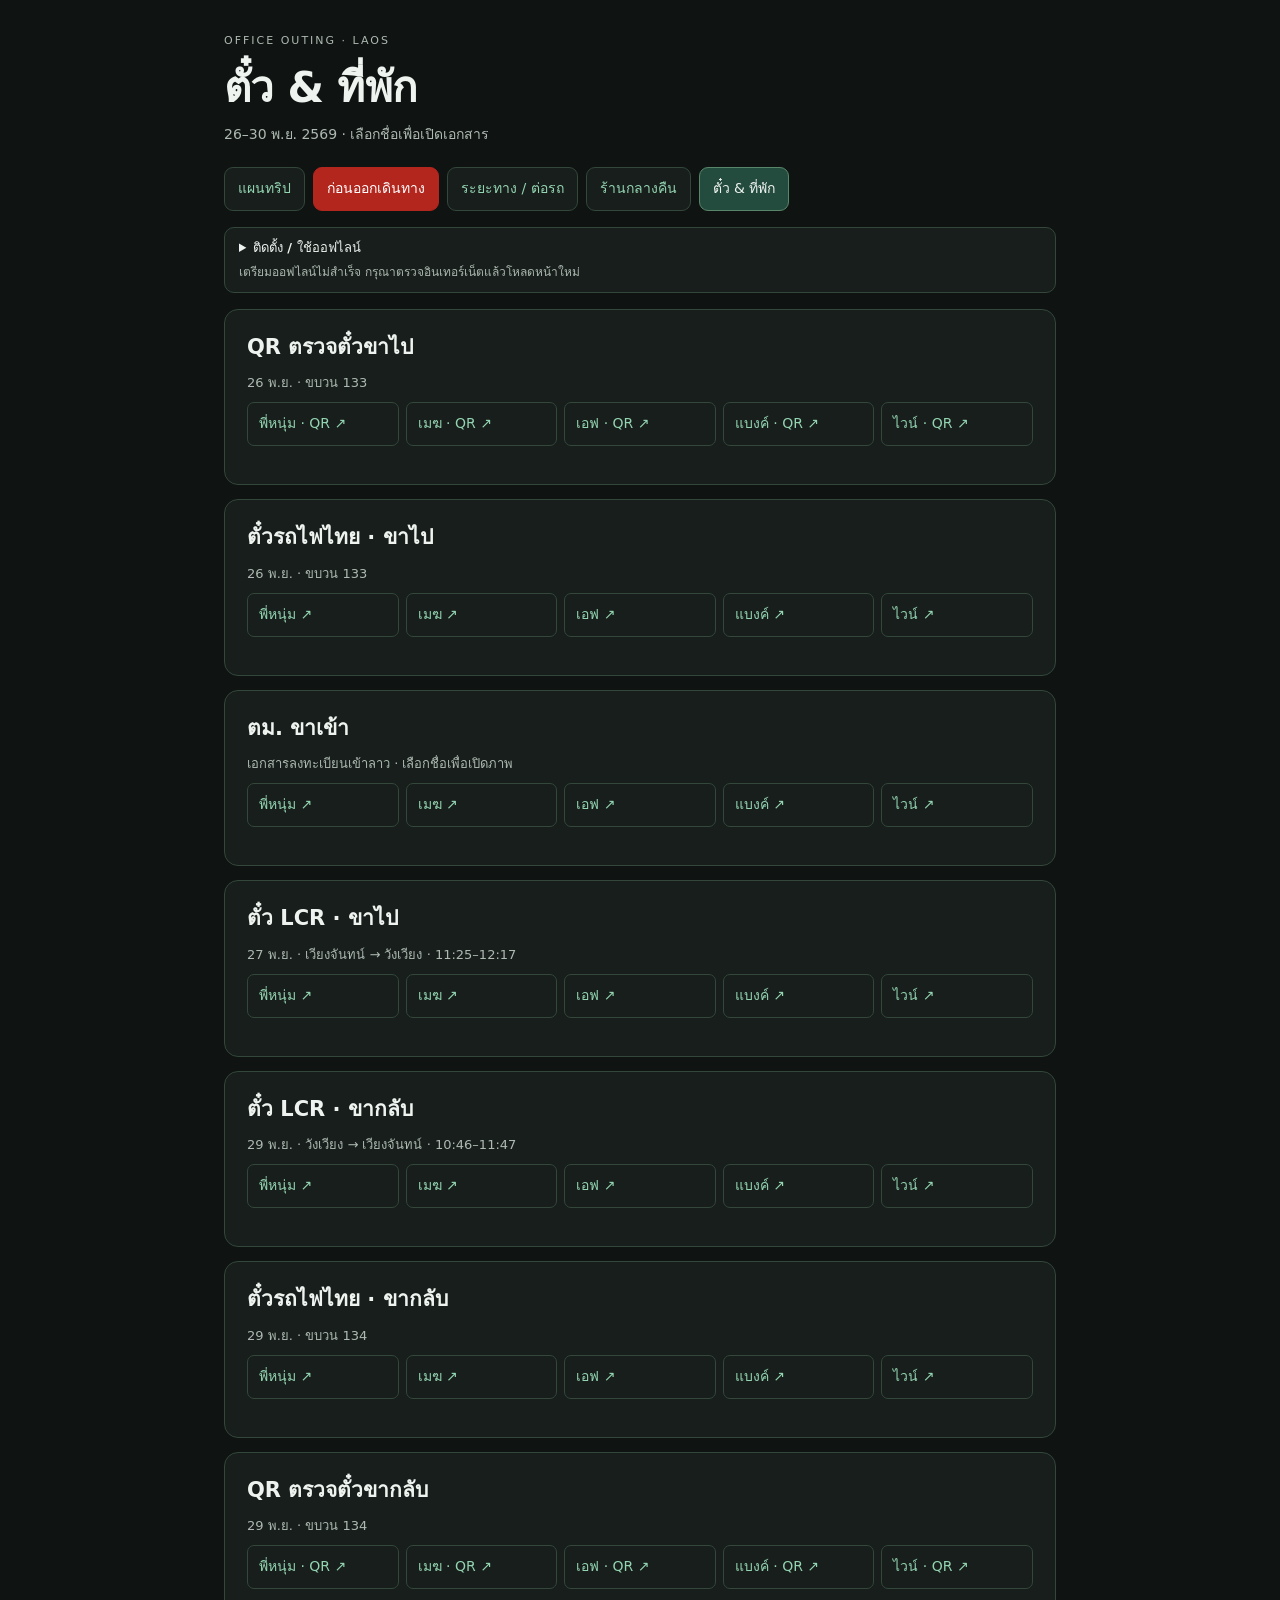
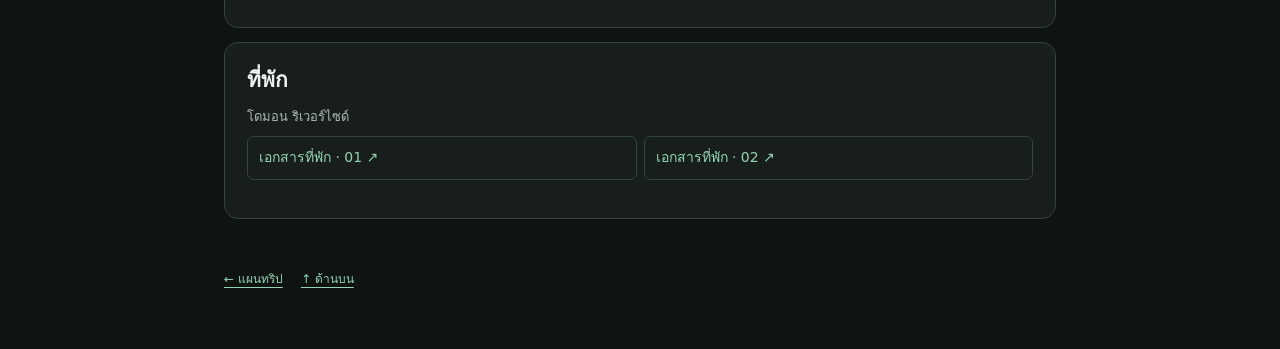
<file: tickets.html>
<!doctype html>
<html lang="th"><head><meta charset="utf-8"><meta name="viewport" content="width=device-width,initial-scale=1"><meta name="theme-color" content="#0f1412"><title>ตั๋ว &amp; ที่พัก · Office Outing</title><style>
:root{color-scheme:dark;--ink:#eef3ef;--muted:#adb9b1;--line:#34473b;--green:#93d4b1;--paper:#171e1b;--soft:#1d2823;--red:#b3261e}*{box-sizing:border-box}html{scroll-behavior:smooth;scroll-padding-top:82px}body{margin:0;background:#0f1412;color:var(--ink);font:16px/1.7 system-ui,-apple-system,"Segoe UI",sans-serif}main{max-width:880px;margin:auto;padding:32px 24px 24px}h1,h2,h3,h4,p,figure{margin:0}h1{font-size:clamp(27px,5vw,42px);line-height:1.3;letter-spacing:-.7px;font-weight:700}h2{font-size:21px;line-height:1.45}h3{font-size:17px}h4{font-size:14px;font-weight:600}a{color:var(--green);text-underline-offset:4px;overflow-wrap:anywhere}a:hover{text-decoration-thickness:2px}a:focus-visible,summary:focus-visible{outline:3px solid #e8cc91;outline-offset:4px}.eyebrow{font-size:11px;letter-spacing:2px;color:var(--muted);margin-bottom:10px}.hero>p:last-of-type{color:var(--muted);font-size:14px;margin-top:8px}.page-menu,.doc-shortcuts{display:flex;flex-wrap:wrap;gap:8px;margin-top:20px}.page-menu a,.doc-shortcuts a{display:inline-flex;align-items:center;min-height:44px;padding:8px 13px;border:1px solid var(--line);border-radius:9px;background:var(--paper);text-decoration:none;font-size:14px}.page-menu a[aria-current="page"]{background:#244c3e;border-color:#58866b;color:var(--ink)}.page-menu a.preparation,.doc-shortcuts a.before-shortcut{background:var(--red);border-color:var(--red);color:white}.page-menu a:hover,.doc-shortcuts a:hover{filter:brightness(.95)}.nav{display:flex;gap:5px;position:sticky;top:0;z-index:3;background:#0f1412f5;padding:12px 0;margin:12px 0 0}.nav a{flex:1;text-align:center;font-size:13px;text-decoration:none;padding:8px 3px;border:1px solid var(--line);border-radius:8px;background:var(--paper);min-height:44px}.nav a:hover{border-color:var(--green)}.station-note{border:1px solid var(--line);border-left:3px solid var(--green);border-radius:10px;background:var(--paper);padding:13px 15px;margin:18px 0;font-size:14px}.station-note p+p{margin-top:4px}.intro,.sub,.note{font-size:13px;color:var(--muted)}.note{margin:10px 0 0}.timeline{margin-top:8px}.day{padding:22px;border:1px solid var(--line);border-radius:14px;background:var(--paper);margin:14px 0;scroll-margin-top:80px}.date{font-size:12px;color:var(--muted);margin-bottom:5px}.day h2{margin-bottom:12px}.events{list-style:none;margin:0;padding:0}.events>li{display:grid;grid-template-columns:90px minmax(0,1fr);gap:14px;padding:12px;border:1px solid var(--line);border-radius:10px;background:var(--soft);margin:8px 0}.time{font-size:15px;font-weight:650;font-variant-numeric:tabular-nums}.sub{display:block;margin-top:3px}.badge{display:inline-block;font-size:11px;color:#e8cc91;background:#3c3220;padding:1px 7px;border-radius:5px;vertical-align:middle;font-weight:500}.booked{background:#213a2b;color:#a9dfb8}.risk{color:#ffb4aa;background:#422923}.options,.return-options{display:grid;grid-template-columns:repeat(2,minmax(0,1fr));gap:8px;margin:12px 0;background:transparent}.return-options{grid-template-columns:repeat(3,minmax(0,1fr))}.option{padding:14px 16px;border:1px solid var(--line);border-radius:10px;background:var(--soft)}.option strong{display:block;font-size:17px;font-variant-numeric:tabular-nums}.option p{font-size:13px;color:var(--muted);margin-top:5px}.option .alert{color:#ffb4aa}.option .good{color:var(--green)}details{margin-top:12px;border:1px solid var(--line);border-radius:10px;background:var(--soft);padding:0 14px}details[open]{padding-bottom:14px}summary{cursor:pointer;min-height:44px;display:list-item;padding:9px 0;font-size:14px;font-weight:550}details[open]>summary{margin-bottom:8px}details p+p{margin-top:10px}details p,.checklist,.source-list{font-size:14px}.checklist,.source-list{padding-left:20px;margin:0}.checklist li,.source-list li{margin:10px 0}.fold{margin-top:14px}.trip-figure{margin-top:12px}.trip-figure img{display:block;width:100%;max-width:280px;height:auto;border:1px solid var(--line);border-radius:10px}.trip-figure figcaption{font-size:13px;margin-top:7px}.section-block{padding:22px;border:1px solid var(--line);border-radius:14px;background:var(--paper);margin:14px 0}.document-grid{display:grid;grid-template-columns:repeat(auto-fit,minmax(min(100%,135px),1fr));gap:7px;padding:0;margin:8px 0 16px;list-style:none}.document-grid a{display:flex;align-items:center;min-height:44px;padding:8px 11px;background:var(--paper);border:1px solid var(--line);border-radius:7px;text-decoration:none;font-size:14px}.document-grid a:hover{text-decoration:underline}.document-direction{margin-top:12px}.prep-list{list-style:none;padding:0;margin:20px 0 0}.prep-list>li{padding:18px;border:1px solid var(--line);border-radius:12px;background:var(--paper);margin:12px 0}.prep-list h2{font-size:18px;margin-bottom:5px}.prep-list p{font-size:14px;color:var(--muted)}.route-list{margin-top:16px}.leg{padding:0;border:1px solid var(--line);border-radius:12px;background:var(--paper);margin:10px 0}.leg[open]{padding-bottom:0}.leg>summary{padding:15px 16px;font-size:15px}.leg>summary small{display:block;font-size:12px;font-weight:400;color:var(--muted);margin:4px 0 0 18px}.leg>p,.leg>.measure{margin:8px 16px 12px;font-size:14px}.measure{display:block;color:#e8cc91}.leg>a{display:inline-block;margin:0 0 14px 16px;font-size:14px}.page-footer,footer{font-size:12px;color:var(--muted);padding:24px 0}.page-footer{display:flex;flex-wrap:wrap;gap:18px}.page-footer a{display:inline-flex;align-items:center;min-height:44px}.back{font-size:13px;display:inline-block;margin-top:12px}@media(max-width:600px){main{padding:24px 18px 16px}.day,.section-block{padding:16px}.events>li{grid-template-columns:70px minmax(0,1fr);gap:8px;padding:10px}.options,.return-options{grid-template-columns:1fr}.option{padding:12px 14px}.nav a{font-size:12px}.page-menu,.doc-shortcuts{gap:6px}.page-menu a,.doc-shortcuts a{font-size:13px;padding:8px 10px}}@media(prefers-reduced-motion:reduce){html{scroll-behavior:auto}}@media print{:root{color-scheme:light;--ink:#243c34;--muted:#53645b;--line:#bdcabe;--green:#245443;--paper:white;--soft:#f2f6f2}body{background:white}.option .alert{color:#9e3027}.measure{color:#75501e}.nav{position:static}.day{break-inside:avoid}.page-menu,.doc-shortcuts,.page-footer{display:none}}

/* Journey markers and chronological stops on the main timeline. */
.timeline{position:relative;margin-left:6px;padding-left:18px;border-left:1px solid var(--line)}
.day{position:relative}
.day{border-color:var(--day-border);border-left:5px solid var(--day-accent);background:linear-gradient(135deg,var(--day-tint),var(--paper) 55%)}
.day .date,.day h2{color:var(--day-accent)}
.day::before{content:"";position:absolute;left:-29px;top:25px;width:10px;height:10px;border:2px solid var(--day-accent);border-radius:50%;background:#0f1412}
#out{--day-accent:#8ec8f2;--day-border:#39556b;--day-tint:#1a2b38}
#day1{--day-accent:#9fdda9;--day-border:#3e6247;--day-tint:#1c3024}
#day2{--day-accent:#f2c77e;--day-border:#70583a;--day-tint:#352b1f}
#day3{--day-accent:#d7b4f4;--day-border:#604876;--day-tint:#2d2338}
#home{--day-accent:#f2aab0;--day-border:#71434b;--day-tint:#352226}
.events>li.travel{border-style:dashed;border-color:#66977b;background:#18251f}
.transport-mode{display:flex;align-items:center;gap:4px;margin-top:5px;color:var(--green);font-size:11px;font-weight:400}
.transport-mode span{font-size:16px;line-height:1.4}
.journey{margin:12px 0;padding:12px;border:1px dashed #66977b;border-radius:10px;background:#18251f}
.journey-label{display:flex;align-items:center;gap:7px;font-size:13px;color:var(--green)}
.journey>.options,.journey>.return-options{margin:10px 0 0}
.journey>details{background:var(--paper)}
.events>li>.lunch-details{grid-column:1/-1;min-width:0;margin-top:4px;background:var(--paper)}
@media(max-width:380px){.events>li{grid-template-columns:62px minmax(0,1fr)}.journey{padding:10px}.journey-label{align-items:flex-start}.transport-mode{font-size:10px}}
@media print{.events>li.travel,.journey{background:var(--soft);border-color:var(--green)}.day{background:white}.day::before{background:white}}
.options.booked-departure{grid-template-columns:1fr}
.return-options.single-return{grid-template-columns:1fr}
</style><link rel="manifest" href="manifest.webmanifest"><link rel="apple-touch-icon" href="icons/icon-192.png"><meta name="apple-mobile-web-app-capable" content="yes"><meta name="apple-mobile-web-app-status-bar-style" content="black-translucent"><link rel="stylesheet" href="pwa.css"><script src="pwa.js" defer></script></head><body><main id="top"><header class="hero"><p class="eyebrow">OFFICE OUTING · LAOS</p><h1>ตั๋ว &amp; ที่พัก</h1><p>26–30 พ.ย. 2569 · เลือกชื่อเพื่อเปิดเอกสาร</p></header><nav class="page-menu" aria-label="เมนูหน้าทริป"><a href="index.html">แผนทริป</a><a href="before-departure.html" class="preparation">ก่อนออกเดินทาง</a><a href="transfers.html">ระยะทาง / ต่อรถ</a><a href="night.html">ร้านกลางคืน</a><a href="tickets.html" aria-current="page">ตั๋ว &amp; ที่พัก</a></nav><div id="documents"><section class="section-block" id="train-outbound-qr"><h2>QR ตรวจตั๋วขาไป</h2><p class="note">26 พ.ย. · ขบวน 133</p><ul class="document-grid" aria-label="QR ตั๋วรถไฟไทยขาไป ขบวน 133">
<li><a href="source/QR%20%E0%B8%82%E0%B8%B2%E0%B9%84%E0%B8%9B%20133/%E0%B8%9E%E0%B8%B5%E0%B9%88%E0%B8%AB%E0%B8%99%E0%B8%B8%E0%B9%88%E0%B8%A1.jpg" target="_blank" rel="noopener" aria-label="เปิด QR รถไฟไทยขาไป พี่หนุ่ม ในแท็บใหม่">พี่หนุ่ม · QR ↗</a></li>
<li><a href="source/QR%20%E0%B8%82%E0%B8%B2%E0%B9%84%E0%B8%9B%20133/%E0%B9%80%E0%B8%A1%E0%B8%86.jpg" target="_blank" rel="noopener" aria-label="เปิด QR รถไฟไทยขาไป เมฆ ในแท็บใหม่">เมฆ · QR ↗</a></li>
<li><a href="source/QR%20%E0%B8%82%E0%B8%B2%E0%B9%84%E0%B8%9B%20133/%E0%B9%80%E0%B8%AD%E0%B8%9F.jpg" target="_blank" rel="noopener" aria-label="เปิด QR รถไฟไทยขาไป เอฟ ในแท็บใหม่">เอฟ · QR ↗</a></li>
<li><a href="source/QR%20%E0%B8%82%E0%B8%B2%E0%B9%84%E0%B8%9B%20133/%E0%B9%81%E0%B8%9A%E0%B8%87%E0%B8%84%E0%B9%8C.jpg" target="_blank" rel="noopener" aria-label="เปิด QR รถไฟไทยขาไป แบงค์ ในแท็บใหม่">แบงค์ · QR ↗</a></li>
<li><a href="source/QR%20%E0%B8%82%E0%B8%B2%E0%B9%84%E0%B8%9B%20133/%E0%B9%84%E0%B8%A7%E0%B8%99%E0%B9%8C.jpg" target="_blank" rel="noopener" aria-label="เปิด QR รถไฟไทยขาไป ไวน์ ในแท็บใหม่">ไวน์ · QR ↗</a></li>
</ul></section><section class="section-block" id="train-outbound-tickets"><h2>ตั๋วรถไฟไทย · ขาไป</h2><p class="note">26 พ.ย. · ขบวน 133</p><ul class="document-grid">
<li><a href="source/%E0%B8%95%E0%B8%B1%E0%B9%8A%E0%B8%A7%E0%B9%84%E0%B8%9B%E0%B8%81%E0%B8%A5%E0%B8%B1%E0%B8%9A%20%E0%B8%81%E0%B8%A3%E0%B8%B8%E0%B8%87%E0%B9%80%E0%B8%97%E0%B8%9E%20%E0%B9%80%E0%B8%A7%E0%B8%B5%E0%B8%A2%E0%B8%87%E0%B8%88%E0%B8%B1%E0%B8%99%E0%B8%97%E0%B8%A3%E0%B9%8C/%E0%B8%82%E0%B8%B2%E0%B9%84%E0%B8%9B%20%E0%B8%9E%E0%B8%B5%E0%B9%88%E0%B8%AB%E0%B8%99%E0%B8%B8%E0%B9%88%E0%B8%A1.jpg" target="_blank" rel="noopener" aria-label="ตั๋วรถไฟ ขาไป พี่หนุ่ม เปิดในแท็บใหม่">พี่หนุ่ม ↗</a></li>
<li><a href="source/%E0%B8%95%E0%B8%B1%E0%B9%8A%E0%B8%A7%E0%B9%84%E0%B8%9B%E0%B8%81%E0%B8%A5%E0%B8%B1%E0%B8%9A%20%E0%B8%81%E0%B8%A3%E0%B8%B8%E0%B8%87%E0%B9%80%E0%B8%97%E0%B8%9E%20%E0%B9%80%E0%B8%A7%E0%B8%B5%E0%B8%A2%E0%B8%87%E0%B8%88%E0%B8%B1%E0%B8%99%E0%B8%97%E0%B8%A3%E0%B9%8C/%E0%B8%82%E0%B8%B2%E0%B9%84%E0%B8%9B%20%E0%B9%80%E0%B8%A1%E0%B8%86.jpg" target="_blank" rel="noopener" aria-label="ตั๋วรถไฟ ขาไป เมฆ เปิดในแท็บใหม่">เมฆ ↗</a></li>
<li><a href="source/%E0%B8%95%E0%B8%B1%E0%B9%8A%E0%B8%A7%E0%B9%84%E0%B8%9B%E0%B8%81%E0%B8%A5%E0%B8%B1%E0%B8%9A%20%E0%B8%81%E0%B8%A3%E0%B8%B8%E0%B8%87%E0%B9%80%E0%B8%97%E0%B8%9E%20%E0%B9%80%E0%B8%A7%E0%B8%B5%E0%B8%A2%E0%B8%87%E0%B8%88%E0%B8%B1%E0%B8%99%E0%B8%97%E0%B8%A3%E0%B9%8C/%E0%B8%82%E0%B8%B2%E0%B9%84%E0%B8%9B%20%E0%B9%80%E0%B8%AD%E0%B8%9F.jpg" target="_blank" rel="noopener" aria-label="ตั๋วรถไฟ ขาไป เอฟ เปิดในแท็บใหม่">เอฟ ↗</a></li>
<li><a href="source/%E0%B8%95%E0%B8%B1%E0%B9%8A%E0%B8%A7%E0%B9%84%E0%B8%9B%E0%B8%81%E0%B8%A5%E0%B8%B1%E0%B8%9A%20%E0%B8%81%E0%B8%A3%E0%B8%B8%E0%B8%87%E0%B9%80%E0%B8%97%E0%B8%9E%20%E0%B9%80%E0%B8%A7%E0%B8%B5%E0%B8%A2%E0%B8%87%E0%B8%88%E0%B8%B1%E0%B8%99%E0%B8%97%E0%B8%A3%E0%B9%8C/%E0%B8%82%E0%B8%B2%E0%B9%84%E0%B8%9B%20%E0%B9%81%E0%B8%9A%E0%B8%87%E0%B8%84%E0%B9%8C.jpg" target="_blank" rel="noopener" aria-label="ตั๋วรถไฟ ขาไป แบงค์ เปิดในแท็บใหม่">แบงค์ ↗</a></li>
<li><a href="source/%E0%B8%95%E0%B8%B1%E0%B9%8A%E0%B8%A7%E0%B9%84%E0%B8%9B%E0%B8%81%E0%B8%A5%E0%B8%B1%E0%B8%9A%20%E0%B8%81%E0%B8%A3%E0%B8%B8%E0%B8%87%E0%B9%80%E0%B8%97%E0%B8%9E%20%E0%B9%80%E0%B8%A7%E0%B8%B5%E0%B8%A2%E0%B8%87%E0%B8%88%E0%B8%B1%E0%B8%99%E0%B8%97%E0%B8%A3%E0%B9%8C/%E0%B8%82%E0%B8%B2%E0%B9%84%E0%B8%9B%20%E0%B9%84%E0%B8%A7%E0%B8%99%E0%B9%8C.jpg" target="_blank" rel="noopener" aria-label="ตั๋วรถไฟ ขาไป ไวน์ เปิดในแท็บใหม่">ไวน์ ↗</a></li>
</ul></section><section class="section-block" id="arrival-immigration-documents"><h2>ตม. ขาเข้า</h2><p class="note">เอกสารลงทะเบียนเข้าลาว · เลือกชื่อเพื่อเปิดภาพ</p><ul class="document-grid" aria-label="เอกสาร ตม. ขาเข้า แยกตามชื่อ">
<li><a href="source/%E0%B8%95%E0%B8%A1%20%E0%B8%82%E0%B8%B2%E0%B9%80%E0%B8%82%E0%B9%89%E0%B8%B2/%E0%B8%9E%E0%B8%B5%E0%B9%88%E0%B8%AB%E0%B8%99%E0%B8%B8%E0%B9%88%E0%B8%A1.png" target="_blank" rel="noopener" aria-label="เปิดเอกสาร ตม. ขาเข้า พี่หนุ่ม ในแท็บใหม่">พี่หนุ่ม ↗</a></li>
<li><a href="source/%E0%B8%95%E0%B8%A1%20%E0%B8%82%E0%B8%B2%E0%B9%80%E0%B8%82%E0%B9%89%E0%B8%B2/%E0%B9%80%E0%B8%A1%E0%B8%86.png" target="_blank" rel="noopener" aria-label="เปิดเอกสาร ตม. ขาเข้า เมฆ ในแท็บใหม่">เมฆ ↗</a></li>
<li><a href="source/%E0%B8%95%E0%B8%A1%20%E0%B8%82%E0%B8%B2%E0%B9%80%E0%B8%82%E0%B9%89%E0%B8%B2/%E0%B9%80%E0%B8%AD%E0%B8%9F.png" target="_blank" rel="noopener" aria-label="เปิดเอกสาร ตม. ขาเข้า เอฟ ในแท็บใหม่">เอฟ ↗</a></li>
<li><a href="source/%E0%B8%95%E0%B8%A1%20%E0%B8%82%E0%B8%B2%E0%B9%80%E0%B8%82%E0%B9%89%E0%B8%B2/%E0%B9%81%E0%B8%9A%E0%B8%87%E0%B8%84%E0%B9%8C.png" target="_blank" rel="noopener" aria-label="เปิดเอกสาร ตม. ขาเข้า แบงค์ ในแท็บใหม่">แบงค์ ↗</a></li>
<li><a href="source/%E0%B8%95%E0%B8%A1%20%E0%B8%82%E0%B8%B2%E0%B9%80%E0%B8%82%E0%B9%89%E0%B8%B2/%E0%B9%84%E0%B8%A7%E0%B8%99%E0%B9%8C.png" target="_blank" rel="noopener" aria-label="เปิดเอกสาร ตม. ขาเข้า ไวน์ ในแท็บใหม่">ไวน์ ↗</a></li>
</ul></section><section class="section-block" id="lcr-outbound-tickets"><h2>ตั๋ว LCR · ขาไป</h2><p class="note">27 พ.ย. · เวียงจันทน์ → วังเวียง · 11:25–12:17</p><ul class="document-grid" aria-label="ตั๋ว LCR เวียงจันทน์ไปวังเวียง">
<li><a href="source/LCR%20%E0%B8%82%E0%B8%B2%E0%B9%84%E0%B8%9B/%E0%B8%9E%E0%B8%B5%E0%B9%88%E0%B8%AB%E0%B8%99%E0%B8%B8%E0%B9%88%E0%B8%A1.jpg" target="_blank" rel="noopener" aria-label="เปิดตั๋ว LCR ขาไป พี่หนุ่ม ในแท็บใหม่">พี่หนุ่ม ↗</a></li>
<li><a href="source/LCR%20%E0%B8%82%E0%B8%B2%E0%B9%84%E0%B8%9B/%E0%B9%80%E0%B8%A1%E0%B8%86.jpg" target="_blank" rel="noopener" aria-label="เปิดตั๋ว LCR ขาไป เมฆ ในแท็บใหม่">เมฆ ↗</a></li>
<li><a href="source/LCR%20%E0%B8%82%E0%B8%B2%E0%B9%84%E0%B8%9B/%E0%B9%80%E0%B8%AD%E0%B8%9F.jpg" target="_blank" rel="noopener" aria-label="เปิดตั๋ว LCR ขาไป เอฟ ในแท็บใหม่">เอฟ ↗</a></li>
<li><a href="source/LCR%20%E0%B8%82%E0%B8%B2%E0%B9%84%E0%B8%9B/%E0%B9%81%E0%B8%9A%E0%B8%87%E0%B8%84%E0%B9%8C.jpg" target="_blank" rel="noopener" aria-label="เปิดตั๋ว LCR ขาไป แบงค์ ในแท็บใหม่">แบงค์ ↗</a></li>
<li><a href="source/LCR%20%E0%B8%82%E0%B8%B2%E0%B9%84%E0%B8%9B/%E0%B9%84%E0%B8%A7%E0%B8%99%E0%B9%8C.jpg" target="_blank" rel="noopener" aria-label="เปิดตั๋ว LCR ขาไป ไวน์ ในแท็บใหม่">ไวน์ ↗</a></li>
</ul></section><section class="section-block" id="lcr-return-tickets"><h2>ตั๋ว LCR · ขากลับ</h2><p class="note">29 พ.ย. · วังเวียง → เวียงจันทน์ · 10:46–11:47</p><ul class="document-grid" aria-label="ตั๋ว LCR วังเวียงกลับเวียงจันทน์">
<li><a href="source/LCR%20%E0%B8%82%E0%B8%B2%E0%B8%81%E0%B8%A5%E0%B8%B1%E0%B8%9A/%E0%B8%9E%E0%B8%B5%E0%B9%88%E0%B8%AB%E0%B8%99%E0%B8%B8%E0%B9%88%E0%B8%A1.jpg" target="_blank" rel="noopener" aria-label="เปิดตั๋ว LCR ขากลับ พี่หนุ่ม ในแท็บใหม่">พี่หนุ่ม ↗</a></li>
<li><a href="source/LCR%20%E0%B8%82%E0%B8%B2%E0%B8%81%E0%B8%A5%E0%B8%B1%E0%B8%9A/%E0%B9%80%E0%B8%A1%E0%B8%86.jpg" target="_blank" rel="noopener" aria-label="เปิดตั๋ว LCR ขากลับ เมฆ ในแท็บใหม่">เมฆ ↗</a></li>
<li><a href="source/LCR%20%E0%B8%82%E0%B8%B2%E0%B8%81%E0%B8%A5%E0%B8%B1%E0%B8%9A/%E0%B9%80%E0%B8%AD%E0%B8%9F.jpg" target="_blank" rel="noopener" aria-label="เปิดตั๋ว LCR ขากลับ เอฟ ในแท็บใหม่">เอฟ ↗</a></li>
<li><a href="source/LCR%20%E0%B8%82%E0%B8%B2%E0%B8%81%E0%B8%A5%E0%B8%B1%E0%B8%9A/%E0%B9%81%E0%B8%9A%E0%B8%87%E0%B8%84%E0%B9%8C.jpg" target="_blank" rel="noopener" aria-label="เปิดตั๋ว LCR ขากลับ แบงค์ ในแท็บใหม่">แบงค์ ↗</a></li>
<li><a href="source/LCR%20%E0%B8%82%E0%B8%B2%E0%B8%81%E0%B8%A5%E0%B8%B1%E0%B8%9A/%E0%B9%84%E0%B8%A7%E0%B8%99%E0%B9%8C.jpg" target="_blank" rel="noopener" aria-label="เปิดตั๋ว LCR ขากลับ ไวน์ ในแท็บใหม่">ไวน์ ↗</a></li>
</ul></section><section class="section-block" id="train-return-tickets"><h2>ตั๋วรถไฟไทย · ขากลับ</h2><p class="note">29 พ.ย. · ขบวน 134</p><ul class="document-grid">
<li><a href="source/%E0%B8%95%E0%B8%B1%E0%B9%8A%E0%B8%A7%E0%B9%84%E0%B8%9B%E0%B8%81%E0%B8%A5%E0%B8%B1%E0%B8%9A%20%E0%B8%81%E0%B8%A3%E0%B8%B8%E0%B8%87%E0%B9%80%E0%B8%97%E0%B8%9E%20%E0%B9%80%E0%B8%A7%E0%B8%B5%E0%B8%A2%E0%B8%87%E0%B8%88%E0%B8%B1%E0%B8%99%E0%B8%97%E0%B8%A3%E0%B9%8C/%E0%B8%82%E0%B8%B2%E0%B8%81%E0%B8%A5%E0%B8%B1%E0%B8%9A%20%E0%B8%9E%E0%B8%B5%E0%B9%88%E0%B8%AB%E0%B8%99%E0%B8%B8%E0%B9%88%E0%B8%A1.jpg" target="_blank" rel="noopener" aria-label="ตั๋วรถไฟ ขากลับ พี่หนุ่ม เปิดในแท็บใหม่">พี่หนุ่ม ↗</a></li>
<li><a href="source/%E0%B8%95%E0%B8%B1%E0%B9%8A%E0%B8%A7%E0%B9%84%E0%B8%9B%E0%B8%81%E0%B8%A5%E0%B8%B1%E0%B8%9A%20%E0%B8%81%E0%B8%A3%E0%B8%B8%E0%B8%87%E0%B9%80%E0%B8%97%E0%B8%9E%20%E0%B9%80%E0%B8%A7%E0%B8%B5%E0%B8%A2%E0%B8%87%E0%B8%88%E0%B8%B1%E0%B8%99%E0%B8%97%E0%B8%A3%E0%B9%8C/%E0%B8%82%E0%B8%B2%E0%B8%81%E0%B8%A5%E0%B8%B1%E0%B8%9A%20%E0%B9%80%E0%B8%A1%E0%B8%86.jpg" target="_blank" rel="noopener" aria-label="ตั๋วรถไฟ ขากลับ เมฆ เปิดในแท็บใหม่">เมฆ ↗</a></li>
<li><a href="source/%E0%B8%95%E0%B8%B1%E0%B9%8A%E0%B8%A7%E0%B9%84%E0%B8%9B%E0%B8%81%E0%B8%A5%E0%B8%B1%E0%B8%9A%20%E0%B8%81%E0%B8%A3%E0%B8%B8%E0%B8%87%E0%B9%80%E0%B8%97%E0%B8%9E%20%E0%B9%80%E0%B8%A7%E0%B8%B5%E0%B8%A2%E0%B8%87%E0%B8%88%E0%B8%B1%E0%B8%99%E0%B8%97%E0%B8%A3%E0%B9%8C/%E0%B8%82%E0%B8%B2%E0%B8%81%E0%B8%A5%E0%B8%B1%E0%B8%9A%20%E0%B9%80%E0%B8%AD%E0%B8%9F.jpg" target="_blank" rel="noopener" aria-label="ตั๋วรถไฟ ขากลับ เอฟ เปิดในแท็บใหม่">เอฟ ↗</a></li>
<li><a href="source/%E0%B8%95%E0%B8%B1%E0%B9%8A%E0%B8%A7%E0%B9%84%E0%B8%9B%E0%B8%81%E0%B8%A5%E0%B8%B1%E0%B8%9A%20%E0%B8%81%E0%B8%A3%E0%B8%B8%E0%B8%87%E0%B9%80%E0%B8%97%E0%B8%9E%20%E0%B9%80%E0%B8%A7%E0%B8%B5%E0%B8%A2%E0%B8%87%E0%B8%88%E0%B8%B1%E0%B8%99%E0%B8%97%E0%B8%A3%E0%B9%8C/%E0%B8%82%E0%B8%B2%E0%B8%81%E0%B8%A5%E0%B8%B1%E0%B8%9A%20%E0%B9%81%E0%B8%9A%E0%B8%87%E0%B8%84%E0%B9%8C.jpg" target="_blank" rel="noopener" aria-label="ตั๋วรถไฟ ขากลับ แบงค์ เปิดในแท็บใหม่">แบงค์ ↗</a></li>
<li><a href="source/%E0%B8%95%E0%B8%B1%E0%B9%8A%E0%B8%A7%E0%B9%84%E0%B8%9B%E0%B8%81%E0%B8%A5%E0%B8%B1%E0%B8%9A%20%E0%B8%81%E0%B8%A3%E0%B8%B8%E0%B8%87%E0%B9%80%E0%B8%97%E0%B8%9E%20%E0%B9%80%E0%B8%A7%E0%B8%B5%E0%B8%A2%E0%B8%87%E0%B8%88%E0%B8%B1%E0%B8%99%E0%B8%97%E0%B8%A3%E0%B9%8C/%E0%B8%82%E0%B8%B2%E0%B8%81%E0%B8%A5%E0%B8%B1%E0%B8%9A%20%E0%B9%84%E0%B8%A7%E0%B8%99%E0%B9%8C.jpg" target="_blank" rel="noopener" aria-label="ตั๋วรถไฟ ขากลับ ไวน์ เปิดในแท็บใหม่">ไวน์ ↗</a></li>
</ul></section><section class="section-block" id="train-return-qr"><h2>QR ตรวจตั๋วขากลับ</h2><p class="note">29 พ.ย. · ขบวน 134</p><ul class="document-grid" aria-label="QR ตั๋วรถไฟไทยขากลับ ขบวน 134">
<li><a href="source/QR%20%E0%B8%82%E0%B8%B2%E0%B8%81%E0%B8%A5%E0%B8%B1%E0%B8%9A%20134/%E0%B8%9E%E0%B8%B5%E0%B9%88%E0%B8%AB%E0%B8%99%E0%B8%B8%E0%B9%88%E0%B8%A1.jpg" target="_blank" rel="noopener" aria-label="เปิด QR รถไฟไทยขากลับ พี่หนุ่ม ในแท็บใหม่">พี่หนุ่ม · QR ↗</a></li>
<li><a href="source/QR%20%E0%B8%82%E0%B8%B2%E0%B8%81%E0%B8%A5%E0%B8%B1%E0%B8%9A%20134/%E0%B9%80%E0%B8%A1%E0%B8%86.jpg" target="_blank" rel="noopener" aria-label="เปิด QR รถไฟไทยขากลับ เมฆ ในแท็บใหม่">เมฆ · QR ↗</a></li>
<li><a href="source/QR%20%E0%B8%82%E0%B8%B2%E0%B8%81%E0%B8%A5%E0%B8%B1%E0%B8%9A%20134/%E0%B9%80%E0%B8%AD%E0%B8%9F.jpg" target="_blank" rel="noopener" aria-label="เปิด QR รถไฟไทยขากลับ เอฟ ในแท็บใหม่">เอฟ · QR ↗</a></li>
<li><a href="source/QR%20%E0%B8%82%E0%B8%B2%E0%B8%81%E0%B8%A5%E0%B8%B1%E0%B8%9A%20134/%E0%B9%81%E0%B8%9A%E0%B8%87%E0%B8%84%E0%B9%8C.jpg" target="_blank" rel="noopener" aria-label="เปิด QR รถไฟไทยขากลับ แบงค์ ในแท็บใหม่">แบงค์ · QR ↗</a></li>
<li><a href="source/QR%20%E0%B8%82%E0%B8%B2%E0%B8%81%E0%B8%A5%E0%B8%B1%E0%B8%9A%20134/%E0%B9%84%E0%B8%A7%E0%B8%99%E0%B9%8C.jpg" target="_blank" rel="noopener" aria-label="เปิด QR รถไฟไทยขากลับ ไวน์ ในแท็บใหม่">ไวน์ · QR ↗</a></li>
</ul></section><section class="section-block" id="hotel-documents"><h2>ที่พัก</h2><p class="note">โดมอน ริเวอร์ไซด์</p><ul class="document-grid">
<li><a href="source/%E0%B8%97%E0%B8%B5%E0%B9%88%E0%B8%9E%E0%B8%B1%E0%B8%81/LINE_ALBUM_%E0%B8%97%E0%B8%B5%E0%B9%88%E0%B8%9E%E0%B8%B1%E0%B8%81%E0%B8%A7%E0%B8%B1%E0%B8%87%E0%B9%80%E0%B8%A7%E0%B8%B5%E0%B8%A2%E0%B8%87_261115_1.jpg" target="_blank" rel="noopener" aria-label="เอกสารที่พัก ภาพที่ 1 เปิดในแท็บใหม่">เอกสารที่พัก · 01 ↗</a></li>
<li><a href="source/%E0%B8%97%E0%B8%B5%E0%B9%88%E0%B8%9E%E0%B8%B1%E0%B8%81/LINE_ALBUM_%E0%B8%97%E0%B8%B5%E0%B9%88%E0%B8%9E%E0%B8%B1%E0%B8%81%E0%B8%A7%E0%B8%B1%E0%B8%87%E0%B9%80%E0%B8%A7%E0%B8%B5%E0%B8%A2%E0%B8%87_261115_2.jpg" target="_blank" rel="noopener" aria-label="เอกสารที่พัก ภาพที่ 2 เปิดในแท็บใหม่">เอกสารที่พัก · 02 ↗</a></li>
</ul></section></div><div class="page-footer"><a href="index.html">← แผนทริป</a><a href="#top">↑ ด้านบน</a></div></main></body></html>
</file>
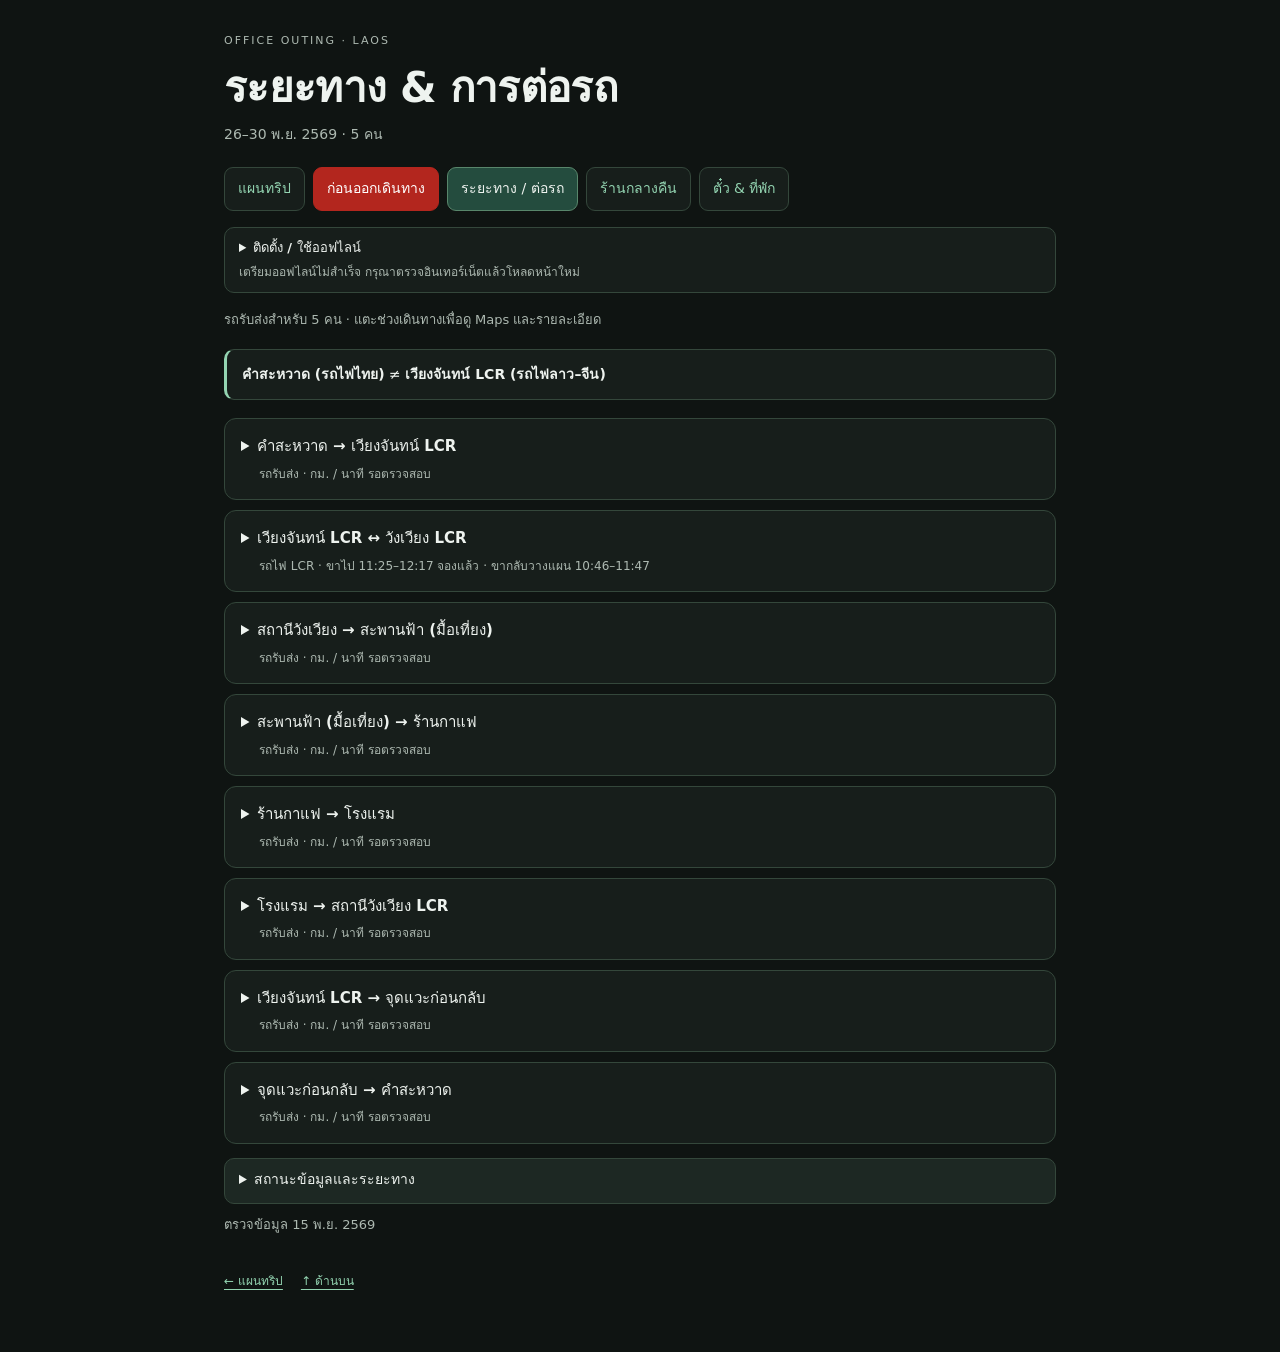
<file: transfers.html>
<!doctype html>
<html lang="th"><head><meta charset="utf-8"><meta name="viewport" content="width=device-width,initial-scale=1"><meta name="theme-color" content="#0f1412"><title>ระยะทาง &amp; การต่อรถ · Office Outing</title><style>
:root{color-scheme:dark;--ink:#eef3ef;--muted:#adb9b1;--line:#34473b;--green:#93d4b1;--paper:#171e1b;--soft:#1d2823;--red:#b3261e}*{box-sizing:border-box}html{scroll-behavior:smooth;scroll-padding-top:82px}body{margin:0;background:#0f1412;color:var(--ink);font:16px/1.7 system-ui,-apple-system,"Segoe UI",sans-serif}main{max-width:880px;margin:auto;padding:32px 24px 24px}h1,h2,h3,h4,p,figure{margin:0}h1{font-size:clamp(27px,5vw,42px);line-height:1.3;letter-spacing:-.7px;font-weight:700}h2{font-size:21px;line-height:1.45}h3{font-size:17px}h4{font-size:14px;font-weight:600}a{color:var(--green);text-underline-offset:4px;overflow-wrap:anywhere}a:hover{text-decoration-thickness:2px}a:focus-visible,summary:focus-visible{outline:3px solid #e8cc91;outline-offset:4px}.eyebrow{font-size:11px;letter-spacing:2px;color:var(--muted);margin-bottom:10px}.hero>p:last-of-type{color:var(--muted);font-size:14px;margin-top:8px}.page-menu,.doc-shortcuts{display:flex;flex-wrap:wrap;gap:8px;margin-top:20px}.page-menu a,.doc-shortcuts a{display:inline-flex;align-items:center;min-height:44px;padding:8px 13px;border:1px solid var(--line);border-radius:9px;background:var(--paper);text-decoration:none;font-size:14px}.page-menu a[aria-current="page"]{background:#244c3e;border-color:#58866b;color:var(--ink)}.page-menu a.preparation,.doc-shortcuts a.before-shortcut{background:var(--red);border-color:var(--red);color:white}.page-menu a:hover,.doc-shortcuts a:hover{filter:brightness(.95)}.nav{display:flex;gap:5px;position:sticky;top:0;z-index:3;background:#0f1412f5;padding:12px 0;margin:12px 0 0}.nav a{flex:1;text-align:center;font-size:13px;text-decoration:none;padding:8px 3px;border:1px solid var(--line);border-radius:8px;background:var(--paper);min-height:44px}.nav a:hover{border-color:var(--green)}.station-note{border:1px solid var(--line);border-left:3px solid var(--green);border-radius:10px;background:var(--paper);padding:13px 15px;margin:18px 0;font-size:14px}.station-note p+p{margin-top:4px}.intro,.sub,.note{font-size:13px;color:var(--muted)}.note{margin:10px 0 0}.timeline{margin-top:8px}.day{padding:22px;border:1px solid var(--line);border-radius:14px;background:var(--paper);margin:14px 0;scroll-margin-top:80px}.date{font-size:12px;color:var(--muted);margin-bottom:5px}.day h2{margin-bottom:12px}.events{list-style:none;margin:0;padding:0}.events>li{display:grid;grid-template-columns:90px minmax(0,1fr);gap:14px;padding:12px;border:1px solid var(--line);border-radius:10px;background:var(--soft);margin:8px 0}.time{font-size:15px;font-weight:650;font-variant-numeric:tabular-nums}.sub{display:block;margin-top:3px}.badge{display:inline-block;font-size:11px;color:#e8cc91;background:#3c3220;padding:1px 7px;border-radius:5px;vertical-align:middle;font-weight:500}.booked{background:#213a2b;color:#a9dfb8}.risk{color:#ffb4aa;background:#422923}.options,.return-options{display:grid;grid-template-columns:repeat(2,minmax(0,1fr));gap:8px;margin:12px 0;background:transparent}.return-options{grid-template-columns:repeat(3,minmax(0,1fr))}.option{padding:14px 16px;border:1px solid var(--line);border-radius:10px;background:var(--soft)}.option strong{display:block;font-size:17px;font-variant-numeric:tabular-nums}.option p{font-size:13px;color:var(--muted);margin-top:5px}.option .alert{color:#ffb4aa}.option .good{color:var(--green)}details{margin-top:12px;border:1px solid var(--line);border-radius:10px;background:var(--soft);padding:0 14px}details[open]{padding-bottom:14px}summary{cursor:pointer;min-height:44px;display:list-item;padding:9px 0;font-size:14px;font-weight:550}details[open]>summary{margin-bottom:8px}details p+p{margin-top:10px}details p,.checklist,.source-list{font-size:14px}.checklist,.source-list{padding-left:20px;margin:0}.checklist li,.source-list li{margin:10px 0}.fold{margin-top:14px}.trip-figure{margin-top:12px}.trip-figure img{display:block;width:100%;max-width:280px;height:auto;border:1px solid var(--line);border-radius:10px}.trip-figure figcaption{font-size:13px;margin-top:7px}.section-block{padding:22px;border:1px solid var(--line);border-radius:14px;background:var(--paper);margin:14px 0}.document-grid{display:grid;grid-template-columns:repeat(auto-fit,minmax(min(100%,135px),1fr));gap:7px;padding:0;margin:8px 0 16px;list-style:none}.document-grid a{display:flex;align-items:center;min-height:44px;padding:8px 11px;background:var(--paper);border:1px solid var(--line);border-radius:7px;text-decoration:none;font-size:14px}.document-grid a:hover{text-decoration:underline}.document-direction{margin-top:12px}.prep-list{list-style:none;padding:0;margin:20px 0 0}.prep-list>li{padding:18px;border:1px solid var(--line);border-radius:12px;background:var(--paper);margin:12px 0}.prep-list h2{font-size:18px;margin-bottom:5px}.prep-list p{font-size:14px;color:var(--muted)}.route-list{margin-top:16px}.leg{padding:0;border:1px solid var(--line);border-radius:12px;background:var(--paper);margin:10px 0}.leg[open]{padding-bottom:0}.leg>summary{padding:15px 16px;font-size:15px}.leg>summary small{display:block;font-size:12px;font-weight:400;color:var(--muted);margin:4px 0 0 18px}.leg>p,.leg>.measure{margin:8px 16px 12px;font-size:14px}.measure{display:block;color:#e8cc91}.leg>a{display:inline-block;margin:0 0 14px 16px;font-size:14px}.page-footer,footer{font-size:12px;color:var(--muted);padding:24px 0}.page-footer{display:flex;flex-wrap:wrap;gap:18px}.page-footer a{display:inline-flex;align-items:center;min-height:44px}.back{font-size:13px;display:inline-block;margin-top:12px}@media(max-width:600px){main{padding:24px 18px 16px}.day,.section-block{padding:16px}.events>li{grid-template-columns:70px minmax(0,1fr);gap:8px;padding:10px}.options,.return-options{grid-template-columns:1fr}.option{padding:12px 14px}.nav a{font-size:12px}.page-menu,.doc-shortcuts{gap:6px}.page-menu a,.doc-shortcuts a{font-size:13px;padding:8px 10px}}@media(prefers-reduced-motion:reduce){html{scroll-behavior:auto}}@media print{:root{color-scheme:light;--ink:#243c34;--muted:#53645b;--line:#bdcabe;--green:#245443;--paper:white;--soft:#f2f6f2}body{background:white}.option .alert{color:#9e3027}.measure{color:#75501e}.nav{position:static}.day{break-inside:avoid}.page-menu,.doc-shortcuts,.page-footer{display:none}}
</style><link rel="manifest" href="manifest.webmanifest"><link rel="apple-touch-icon" href="icons/icon-192.png"><meta name="apple-mobile-web-app-capable" content="yes"><meta name="apple-mobile-web-app-status-bar-style" content="black-translucent"><link rel="stylesheet" href="pwa.css"><script src="pwa.js" defer></script></head><body><main id="top"><header class="hero"><p class="eyebrow">OFFICE OUTING · LAOS</p><h1>ระยะทาง &amp; การต่อรถ</h1><p>26–30 พ.ย. 2569 · 5 คน</p></header><nav class="page-menu" aria-label="เมนูหน้าทริป"><a href="index.html">แผนทริป</a><a href="before-departure.html" class="preparation">ก่อนออกเดินทาง</a><a href="transfers.html" aria-current="page">ระยะทาง / ต่อรถ</a><a href="night.html">ร้านกลางคืน</a><a href="tickets.html">ตั๋ว &amp; ที่พัก</a></nav><section id="transfers"><p class="note">รถรับส่งสำหรับ 5 คน · แตะช่วงเดินทางเพื่อดู Maps และรายละเอียด</p><div class="station-note"><p><strong>คำสะหวาด (รถไฟไทย)</strong> ≠ <strong>เวียงจันทน์ LCR (รถไฟลาว–จีน)</strong></p></div><div class="route-list"><details class="leg"><summary>คำสะหวาด → เวียงจันทน์ LCR<small>รถรับส่ง · กม. / นาที รอตรวจสอบ</small></summary><span class="measure">ระยะทาง: รอตรวจสอบ กม. · ขับรถ: รอตรวจสอบ นาที</span><p>วิธีเดินทาง: รถรับส่ง/รถตู้สำหรับ 5 คนและกระเป๋า · ตม. ขาเข้าเผื่อ 45–60 นาทีและตรวจตั๋ว/สัมภาระ LCR เผื่อ 60 นาที แยกจากขับรถ</p><a href="https://www.google.com/maps/dir/?api=1&amp;origin=Khamsavath+Railway+Station+Laos&amp;destination=Vientiane+Railway+Station+Laos+China+Railway&amp;travelmode=driving" target="_blank" rel="noopener">เปิดเส้นทางสองสถานี ↗</a></details><details class="leg"><summary>เวียงจันทน์ LCR ↔ วังเวียง LCR<small>รถไฟ LCR · ขาไป 11:25–12:17 จองแล้ว · ขากลับวางแผน 10:46–11:47</small></summary><span class="measure">ระยะทางทางราง: รอตรวจสอบ กม.</span><p>วิธีเดินทาง: รถไฟ LCR · ขาไป 27 พ.ย. 11:25–12:17 · 52 นาที · จองแล้วตามข้อมูลผู้เดินทาง ขากลับ 29 พ.ย. 10:46–11:47 · ประมาณ 1.0 ชม. · รอบที่วางแผนไว้ ยังรอยืนยัน</p><a href="https://play.google.com/store/apps/details?id=com.cars.laosticket" target="_blank" rel="noopener">ตรวจในแอปทางการ LCR Ticket ↗</a></details><details class="leg"><summary>สถานีวังเวียง → สะพานฟ้า (มื้อเที่ยง)<small>รถรับส่ง · กม. / นาที รอตรวจสอบ</small></summary><span class="measure">ระยะทาง: รอตรวจสอบ กม. · ขับรถ: รอตรวจสอบ นาที</span><p>วิธีเดินทาง: รถรับส่ง · สะพานฟ้าตามชื่อที่ผู้เดินทางระบุ · รอยืนยันร้าน/หมุดจริงก่อนค้นเส้นทางจากสถานีวังเวียง LCR</p><a href="https://maps.app.goo.gl/JBEPb3dAvRWLroWE6" target="_blank" rel="noopener">เปิด Maps สะพานฟ้า (ลิงก์มื้อเที่ยงเดิม) ↗</a></details><details class="leg"><summary>สะพานฟ้า (มื้อเที่ยง) → ร้านกาแฟ<small>รถรับส่ง · กม. / นาที รอตรวจสอบ</small></summary><span class="measure">ระยะทาง: รอตรวจสอบ กม. · ขับรถ: รอตรวจสอบ นาที</span><p>วิธีเดินทาง: รถรับส่ง · รอยืนยันหมุดทั้งสองจุด ไม่รวมเวลารับประทานอาหาร</p><a href="https://maps.app.goo.gl/JBEPb3dAvRWLroWE6" target="_blank" rel="noopener">มื้อเที่ยง ↗</a> · <a href="https://maps.app.goo.gl/HmepEbTSQ1Gyp76dA" target="_blank" rel="noopener">กาแฟ ↗</a></details><details class="leg"><summary>ร้านกาแฟ → โรงแรม<small>รถรับส่ง · กม. / นาที รอตรวจสอบ</small></summary><span class="measure">ระยะทาง: รอตรวจสอบ กม. · ขับรถ: รอตรวจสอบ นาที</span><p>วิธีเดินทาง: รถรับส่ง · ชื่อโรงแรมตามข้อมูลเดิม รอยืนยันตำแหน่ง ไม่รวมเวลาแวะกาแฟ</p><a href="https://maps.app.goo.gl/HmepEbTSQ1Gyp76dA" target="_blank" rel="noopener">กาแฟ ↗</a> · <a href="https://maps.app.goo.gl/P9p49Mgq6wnHaMeUA" target="_blank" rel="noopener">โรงแรม ↗</a></details><details class="leg"><summary>โรงแรม → สถานีวังเวียง LCR<small>รถรับส่ง · กม. / นาที รอตรวจสอบ</small></summary><span class="measure">ระยะทาง: รอตรวจสอบ กม. · ขับรถ: รอตรวจสอบ นาที</span><p>วิธีเดินทาง: รถรับส่ง · เปิดโรงแรมแล้วเลือกเส้นทางไป Vang Vieng Railway Station (LCR) · บวกเวลาเข้าตรวจตั๋ว/สัมภาระอีก 60 นาทีตามแผน</p><a href="https://maps.app.goo.gl/P9p49Mgq6wnHaMeUA" target="_blank" rel="noopener">เปิดโรงแรมเดิม ↗</a></details><details class="leg"><summary>เวียงจันทน์ LCR → จุดแวะก่อนกลับ<small>รถรับส่ง · กม. / นาที รอตรวจสอบ</small></summary><span class="measure">ระยะทาง: รอตรวจสอบ กม. · ขับรถ: รอตรวจสอบ นาที</span><p>วิธีเดินทาง: รถรับส่ง · รอยืนยันชื่อ/ตำแหน่งจุดแวะก่อนคำนวณเวลา</p><a href="https://maps.app.goo.gl/s8tS7dhnJrx52uAw9" target="_blank" rel="noopener">เปิดจุดแวะเดิม ↗</a></details><details class="leg"><summary>จุดแวะก่อนกลับ → คำสะหวาด<small>รถรับส่ง · กม. / นาที รอตรวจสอบ</small></summary><span class="measure">ระยะทาง: รอตรวจสอบ กม. · ขับรถ: รอตรวจสอบ นาที</span><p>วิธีเดินทาง: รถรับส่ง · ถึงคำสะหวาด 17:15–17:25 ตามเป้าหมาย เวลา ตม. และขึ้นรถ 134 อยู่หลังถึงสถานี แยกจากขับรถ</p><a href="https://maps.app.goo.gl/s8tS7dhnJrx52uAw9" target="_blank" rel="noopener">เปิดจุดแวะเดิมเพื่อตั้งเส้นทางไปคำสะหวาด ↗</a></details></div><details class="fold"><summary>สถานะข้อมูลและระยะทาง</summary><p>เปิด Maps แบบย่อทั้ง 4 จุดผ่านเครื่องมือเว็บไม่ได้ จึงยังไม่ยืนยันชื่อหรือพิกัดและไม่เดาระยะทาง ช่วงที่ไม่มีหลักฐานขึ้น “รอตรวจสอบ” ทั้ง กม. และนาที ลิงก์สถานีเป็นการค้นหาใน Maps ต้องตรวจหมุดให้ตรงก่อนใช้เส้นทาง</p><p>เวลาขับรถแยกจาก ตม. และตรวจสัมภาระ · LCR ขาไป 11:25–12:17 จองแล้วตามข้อมูลผู้เดินทาง ส่วนรอบขากลับและราคาจริงยังรอยืนยัน</p></details><p class="note">ตรวจข้อมูล 15 พ.ย. 2569</p></section><div class="page-footer"><a href="index.html">← แผนทริป</a><a href="#top">↑ ด้านบน</a></div></main></body></html>
</file>
<file: pwa.css>
.pwa-panel{margin:16px 0;background:var(--paper)}
.pwa-panel>summary{font-size:13px}
.pwa-status{display:block;color:var(--muted);font-size:12px;font-weight:400;margin-top:3px}
.pwa-actions{display:flex;flex-wrap:wrap;gap:8px;margin:12px 0}
.pwa-actions button{font:inherit;font-size:13px;color:var(--ink);background:var(--soft);border:1px solid var(--line);border-radius:8px;padding:9px 12px;min-height:44px;cursor:pointer}
.pwa-actions button:disabled{opacity:.6;cursor:wait}
.pwa-actions button:focus-visible{outline:3px solid #e8cc91;outline-offset:3px}
.pwa-panel [hidden]{display:none}
.pwa-panel p{font-size:13px;color:var(--muted)}
@media print{.pwa-panel{display:none}}
</file>
